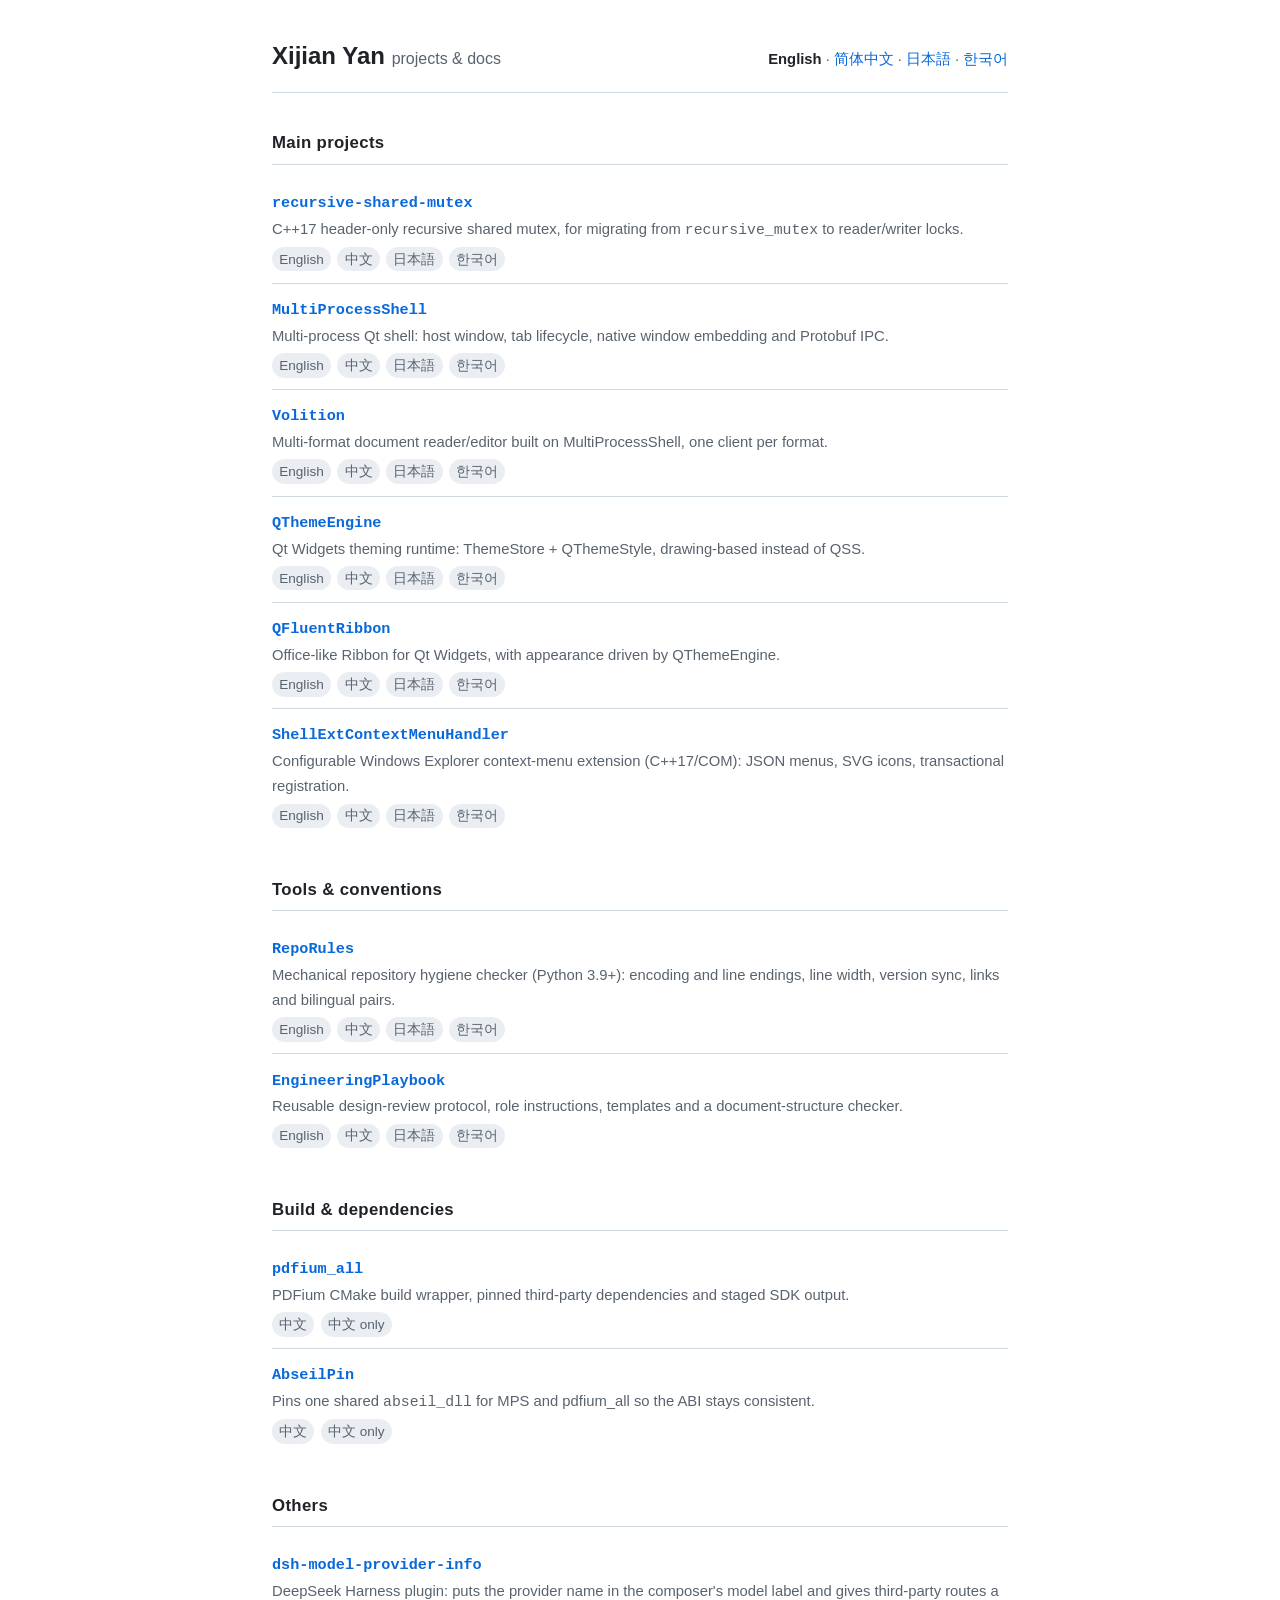
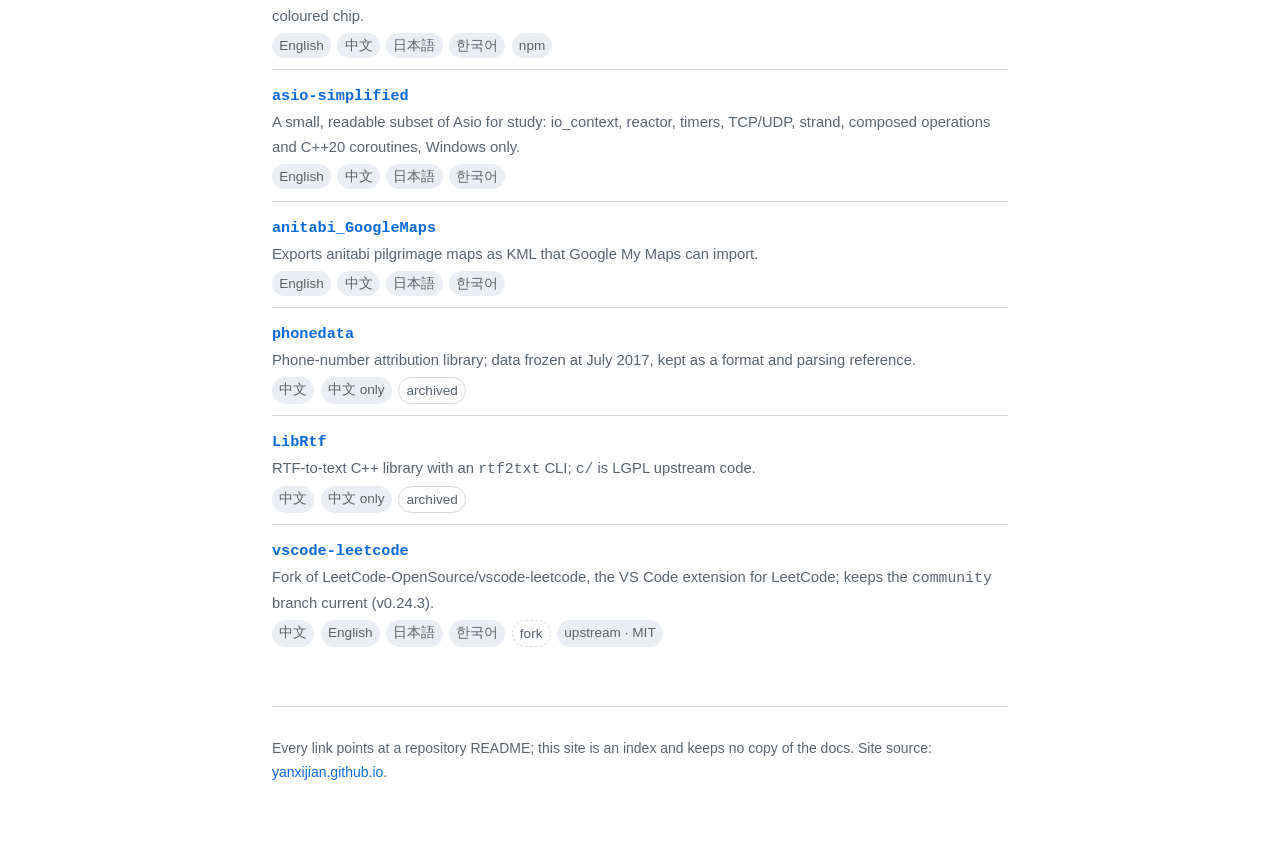
<file: index.html>
<!DOCTYPE html>
<html lang="en">
<head>
<meta charset="utf-8">
<meta name="viewport" content="width=device-width, initial-scale=1">
<title>Xijian Yan</title>
<meta name="description" content="Projects by Xijian Yan. 选择语言后进入项目与文档索引。">
<link rel="stylesheet" href="/assets/style.css">
<link rel="alternate" hreflang="zh" href="https://yanxijian.github.io/zh/">
<link rel="alternate" hreflang="en" href="https://yanxijian.github.io/en/">
<link rel="alternate" hreflang="ja" href="https://yanxijian.github.io/ja/">
<link rel="alternate" hreflang="ko" href="https://yanxijian.github.io/ko/">
<link rel="alternate" hreflang="x-default" href="https://yanxijian.github.io/">
<script src="/assets/site.js"></script>
</head>
<body class="root">
  <main>
    <h1>Xijian Yan</h1>
    <p class="choose">选择语言 · Choose a language · 言語 · 언어</p>
    <p class="choices">
      <a href="/zh/" hreflang="zh" lang="zh-CN" data-set-lang="zh">简体中文</a>
      <span class="sep" aria-hidden="true">·</span>
      <a href="/en/" hreflang="en" lang="en" data-set-lang="en">English</a>
      <span class="sep" aria-hidden="true">·</span>
      <a href="/ja/" hreflang="ja" lang="ja" data-set-lang="ja">日本語</a>
      <span class="sep" aria-hidden="true">·</span>
      <a href="/ko/" hreflang="ko" lang="ko" data-set-lang="ko">한국어</a>
    </p>
    <noscript>
      <p class="note">JavaScript 不可用，请手动选择语言。<br>JavaScript is disabled — pick a language above.</p>
    </noscript>
  </main>
</body>
</html>
</file>
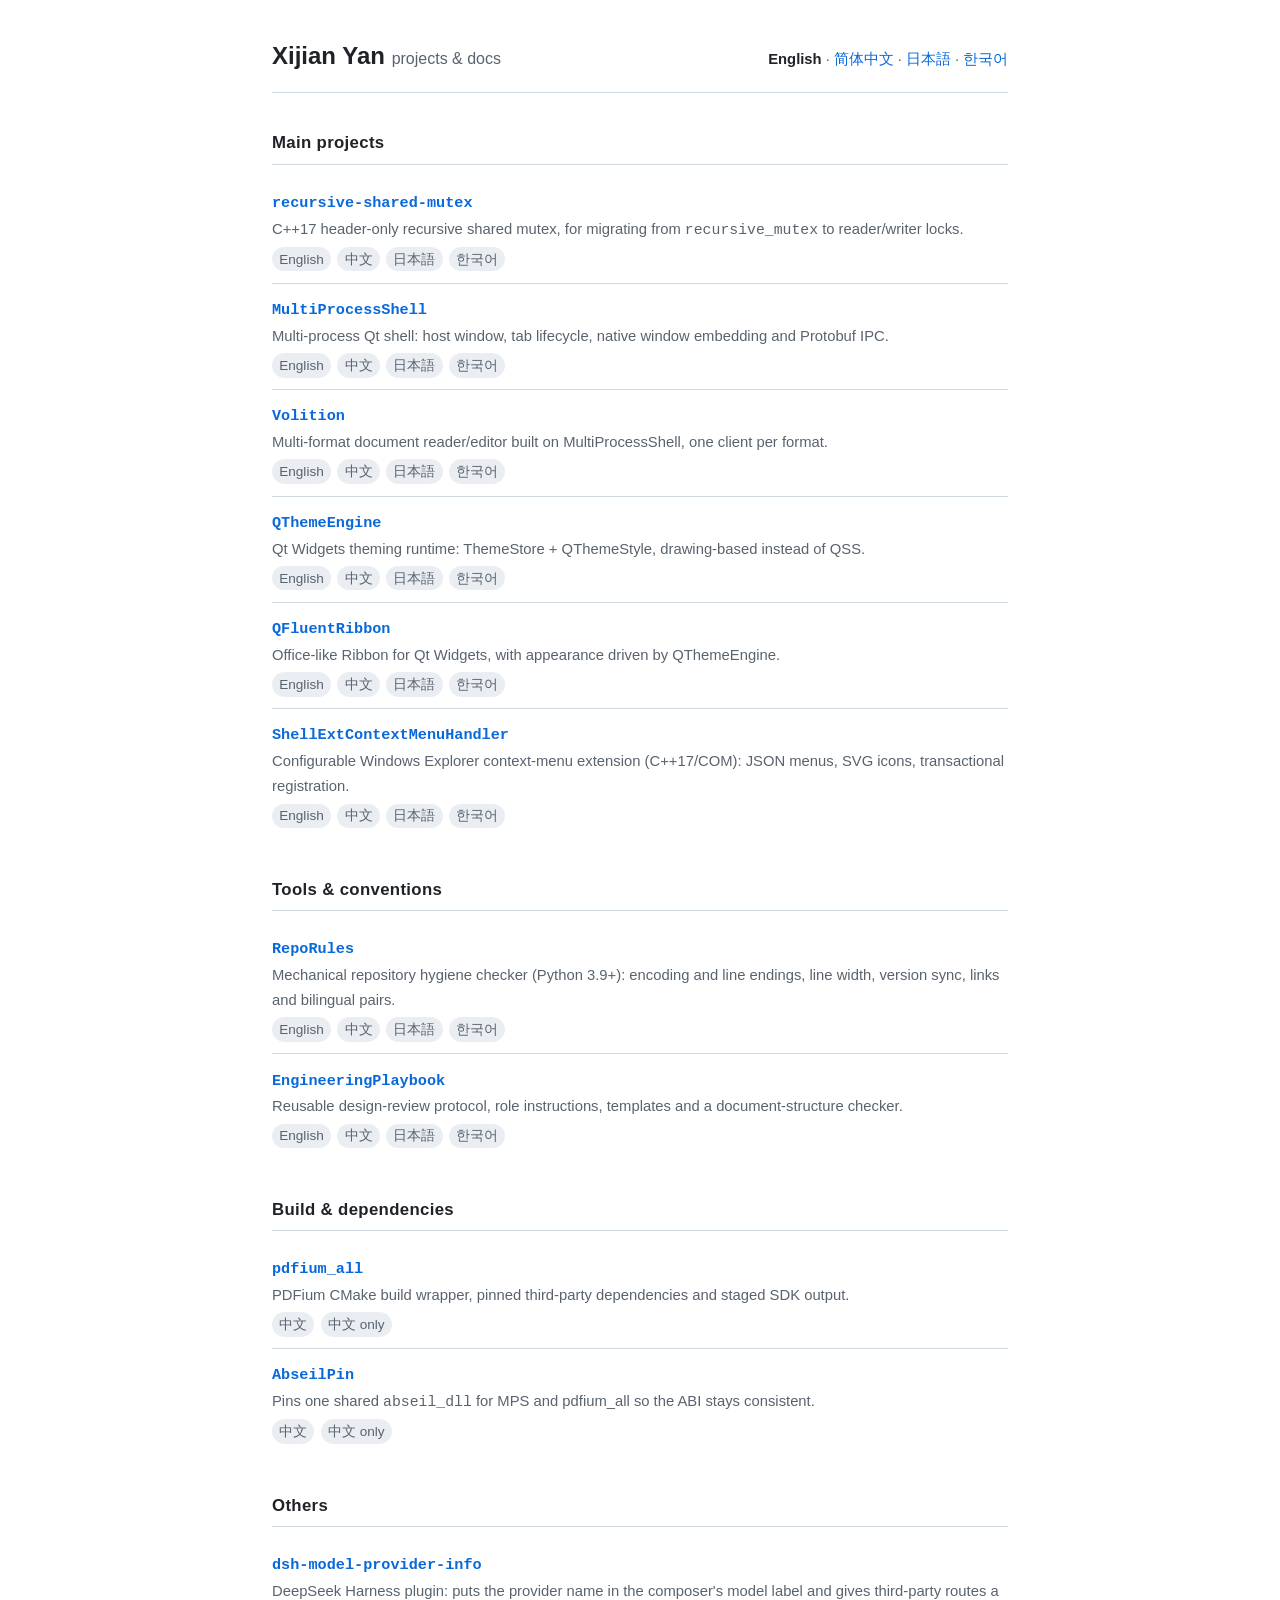
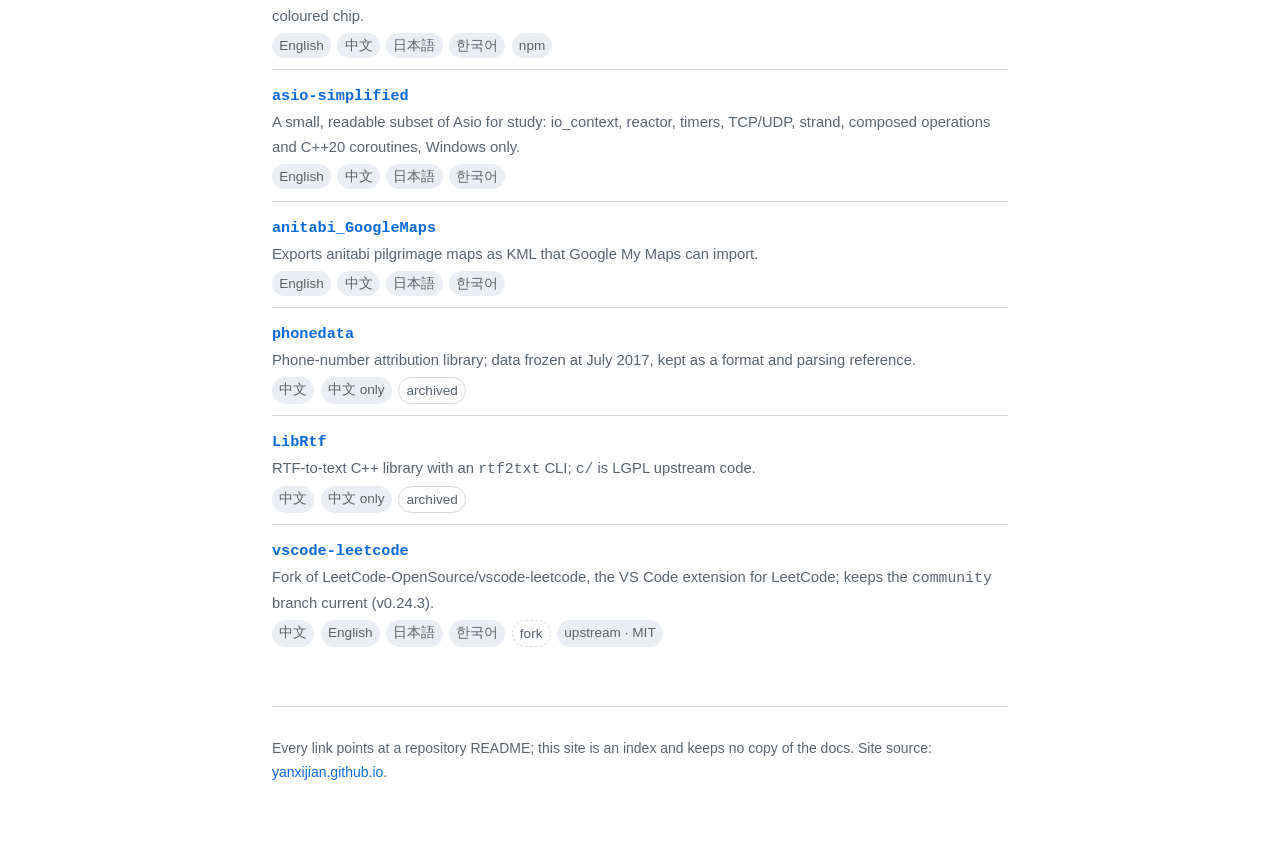
<file: en/index.html>
<!DOCTYPE html>
<html lang="en">
<head>
<meta charset="utf-8">
<meta name="viewport" content="width=device-width, initial-scale=1">
<title>Projects &amp; docs · Xijian Yan</title>
<meta name="description" content="Public projects by Xijian Yan: C++/Qt libraries and tools, a Windows Shell extension, a repository hygiene checker, plus archived experiments.">
<link rel="stylesheet" href="/assets/style.css">
<link rel="alternate" hreflang="zh" href="https://yanxijian.github.io/zh/">
<link rel="alternate" hreflang="en" href="https://yanxijian.github.io/en/">
<link rel="alternate" hreflang="x-default" href="https://yanxijian.github.io/">
<script src="/assets/site.js"></script>
</head>
<body>
<header>
  <h1>Xijian Yan <span class="sub">projects &amp; docs</span></h1>
    <nav class="lang" aria-label="Language">
    <strong>English</strong><span class="sep" aria-hidden="true">·</span><a href="/zh/" hreflang="zh" lang="zh-CN" data-set-lang="zh">简体中文</a><span class="sep" aria-hidden="true">·</span><a href="/ja/" hreflang="ja" lang="ja" data-set-lang="ja">日本語</a><span class="sep" aria-hidden="true">·</span><a href="/ko/" hreflang="ko" lang="ko" data-set-lang="ko">한국어</a>
  </nav>
</header>

<main>
  <section>
    <h2>Main projects</h2>
    <ul class="repos">
      <li>
        <a class="name" href="https://github.com/yanxijian/recursive-shared-mutex"><code>recursive-shared-mutex</code></a>
        <span class="desc">C++17 header-only recursive shared mutex, for migrating from <code>recursive_mutex</code> to reader/writer locks.</span>
        <span class="tags">
          <a class="tag" href="https://github.com/yanxijian/recursive-shared-mutex/blob/HEAD/README.md">English</a>
          <a class="tag" href="https://github.com/yanxijian/recursive-shared-mutex/blob/HEAD/README.zh-CN.md">中文</a>
          <a class="tag" href="https://github.com/yanxijian/recursive-shared-mutex/blob/HEAD/README.ja.md">日本語</a>
          <a class="tag" href="https://github.com/yanxijian/recursive-shared-mutex/blob/HEAD/README.ko.md">한국어</a>
        </span>
      </li>
      <li>
        <a class="name" href="https://github.com/yanxijian/MultiProcessShell"><code>MultiProcessShell</code></a>
        <span class="desc">Multi-process Qt shell: host window, tab lifecycle, native window embedding and Protobuf IPC.</span>
        <span class="tags">
          <a class="tag" href="https://github.com/yanxijian/MultiProcessShell/blob/HEAD/README.md">English</a>
          <a class="tag" href="https://github.com/yanxijian/MultiProcessShell/blob/HEAD/README.zh-CN.md">中文</a>
          <a class="tag" href="https://github.com/yanxijian/MultiProcessShell/blob/HEAD/README.ja.md">日本語</a>
          <a class="tag" href="https://github.com/yanxijian/MultiProcessShell/blob/HEAD/README.ko.md">한국어</a>
        </span>
      </li>
      <li>
        <a class="name" href="https://github.com/yanxijian/Volition"><code>Volition</code></a>
        <span class="desc">Multi-format document reader/editor built on MultiProcessShell, one client per format.</span>
        <span class="tags">
          <a class="tag" href="https://github.com/yanxijian/Volition/blob/HEAD/README.md">English</a>
          <a class="tag" href="https://github.com/yanxijian/Volition/blob/HEAD/README.zh-CN.md">中文</a>
          <a class="tag" href="https://github.com/yanxijian/Volition/blob/HEAD/README.ja.md">日本語</a>
          <a class="tag" href="https://github.com/yanxijian/Volition/blob/HEAD/README.ko.md">한국어</a>
        </span>
      </li>
      <li>
        <a class="name" href="https://github.com/yanxijian/QThemeEngine"><code>QThemeEngine</code></a>
        <span class="desc">Qt Widgets theming runtime: ThemeStore + QThemeStyle, drawing-based instead of QSS.</span>
        <span class="tags">
          <a class="tag" href="https://github.com/yanxijian/QThemeEngine/blob/HEAD/README.md">English</a>
          <a class="tag" href="https://github.com/yanxijian/QThemeEngine/blob/HEAD/README.zh-CN.md">中文</a>
          <a class="tag" href="https://github.com/yanxijian/QThemeEngine/blob/HEAD/README.ja.md">日本語</a>
          <a class="tag" href="https://github.com/yanxijian/QThemeEngine/blob/HEAD/README.ko.md">한국어</a>
        </span>
      </li>
      <li>
        <a class="name" href="https://github.com/yanxijian/QFluentRibbon"><code>QFluentRibbon</code></a>
        <span class="desc">Office-like Ribbon for Qt Widgets, with appearance driven by QThemeEngine.</span>
        <span class="tags">
          <a class="tag" href="https://github.com/yanxijian/QFluentRibbon/blob/HEAD/README.md">English</a>
          <a class="tag" href="https://github.com/yanxijian/QFluentRibbon/blob/HEAD/README.zh-CN.md">中文</a>
          <a class="tag" href="https://github.com/yanxijian/QFluentRibbon/blob/HEAD/README.ja.md">日本語</a>
          <a class="tag" href="https://github.com/yanxijian/QFluentRibbon/blob/HEAD/README.ko.md">한국어</a>
        </span>
      </li>
      <li>
        <a class="name" href="https://github.com/yanxijian/ShellExtContextMenuHandler"><code>ShellExtContextMenuHandler</code></a>
        <span class="desc">Configurable Windows Explorer context-menu extension (C++17/COM): JSON menus, SVG icons, transactional registration.</span>
        <span class="tags">
          <a class="tag" href="https://github.com/yanxijian/ShellExtContextMenuHandler/blob/HEAD/README.md">English</a>
          <a class="tag" href="https://github.com/yanxijian/ShellExtContextMenuHandler/blob/HEAD/README.zh-CN.md">中文</a>
          <a class="tag" href="https://github.com/yanxijian/ShellExtContextMenuHandler/blob/HEAD/README.ja.md">日本語</a>
          <a class="tag" href="https://github.com/yanxijian/ShellExtContextMenuHandler/blob/HEAD/README.ko.md">한국어</a>
        </span>
      </li>
    </ul>
  </section>

  <section>
    <h2>Tools &amp; conventions</h2>
    <ul class="repos">
      <li>
        <a class="name" href="https://github.com/yanxijian/RepoRules"><code>RepoRules</code></a>
        <span class="desc">Mechanical repository hygiene checker (Python 3.9+): encoding and line endings, line width, version sync, links and bilingual pairs.</span>
        <span class="tags">
          <a class="tag" href="https://github.com/yanxijian/RepoRules/blob/HEAD/README.md">English</a>
          <a class="tag" href="https://github.com/yanxijian/RepoRules/blob/HEAD/README.zh-CN.md">中文</a>
          <a class="tag" href="https://github.com/yanxijian/RepoRules/blob/HEAD/README.ja.md">日本語</a>
          <a class="tag" href="https://github.com/yanxijian/RepoRules/blob/HEAD/README.ko.md">한국어</a>
        </span>
      </li>
      <li>
        <a class="name" href="https://github.com/yanxijian/EngineeringPlaybook"><code>EngineeringPlaybook</code></a>
        <span class="desc">Reusable design-review protocol, role instructions, templates and a document-structure checker.</span>
        <span class="tags">
          <a class="tag" href="https://github.com/yanxijian/EngineeringPlaybook/blob/HEAD/README.md">English</a>
          <a class="tag" href="https://github.com/yanxijian/EngineeringPlaybook/blob/HEAD/README.zh-CN.md">中文</a>
          <a class="tag" href="https://github.com/yanxijian/EngineeringPlaybook/blob/HEAD/README.ja.md">日本語</a>
          <a class="tag" href="https://github.com/yanxijian/EngineeringPlaybook/blob/HEAD/README.ko.md">한국어</a>
        </span>
      </li>
    </ul>
  </section>

  <section>
    <h2>Build &amp; dependencies</h2>
    <ul class="repos">
      <li>
        <a class="name" href="https://github.com/yanxijian/pdfium_all"><code>pdfium_all</code></a>
        <span class="desc">PDFium CMake build wrapper, pinned third-party dependencies and staged SDK output.</span>
        <span class="tags">
          <a class="tag" href="https://github.com/yanxijian/pdfium_all/blob/HEAD/README.md">中文</a>
          <span class="tag">中文 only</span>
        </span>
      </li>
      <li>
        <a class="name" href="https://github.com/yanxijian/AbseilPin"><code>AbseilPin</code></a>
        <span class="desc">Pins one shared <code>abseil_dll</code> for MPS and pdfium_all so the ABI stays consistent.</span>
        <span class="tags">
          <a class="tag" href="https://github.com/yanxijian/AbseilPin/blob/HEAD/README.md">中文</a>
          <span class="tag">中文 only</span>
        </span>
      </li>
    </ul>
  </section>

  <section>
    <h2>Others</h2>
    <ul class="repos">
      <li>
        <a class="name" href="https://github.com/yanxijian/dsh-model-provider-info"><code>dsh-model-provider-info</code></a>
        <span class="desc">DeepSeek Harness plugin: puts the provider name in the composer's model label and gives third-party routes a coloured chip.</span>
        <span class="tags">
          <a class="tag" href="https://github.com/yanxijian/dsh-model-provider-info/blob/HEAD/README.md">English</a>
          <a class="tag" href="https://github.com/yanxijian/dsh-model-provider-info/blob/HEAD/README.zh-CN.md">中文</a>
          <a class="tag" href="https://github.com/yanxijian/dsh-model-provider-info/blob/HEAD/README.ja.md">日本語</a>
          <a class="tag" href="https://github.com/yanxijian/dsh-model-provider-info/blob/HEAD/README.ko.md">한국어</a>
          <a class="tag" href="https://www.npmjs.com/package/dsh-model-provider-info">npm</a>
        </span>
      </li>
      <li>
        <a class="name" href="https://github.com/yanxijian/asio-simplified"><code>asio-simplified</code></a>
        <span class="desc">A small, readable subset of Asio for study: io_context, reactor, timers, TCP/UDP, strand, composed operations and C++20 coroutines, Windows only.</span>
        <span class="tags">
          <a class="tag" href="https://github.com/yanxijian/asio-simplified/blob/HEAD/README.md">English</a>
          <a class="tag" href="https://github.com/yanxijian/asio-simplified/blob/HEAD/README.zh-CN.md">中文</a>
          <a class="tag" href="https://github.com/yanxijian/asio-simplified/blob/HEAD/README.ja.md">日本語</a>
          <a class="tag" href="https://github.com/yanxijian/asio-simplified/blob/HEAD/README.ko.md">한국어</a>
        </span>
      </li>
      <li>
        <a class="name" href="https://github.com/yanxijian/anitabi_GoogleMaps"><code>anitabi_GoogleMaps</code></a>
        <span class="desc">Exports anitabi pilgrimage maps as KML that Google My Maps can import.</span>
        <span class="tags">
          <a class="tag" href="https://github.com/yanxijian/anitabi_GoogleMaps/blob/HEAD/README.md">English</a>
          <a class="tag" href="https://github.com/yanxijian/anitabi_GoogleMaps/blob/HEAD/README.zh-CN.md">中文</a>
          <a class="tag" href="https://github.com/yanxijian/anitabi_GoogleMaps/blob/HEAD/README.ja.md">日本語</a>
          <a class="tag" href="https://github.com/yanxijian/anitabi_GoogleMaps/blob/HEAD/README.ko.md">한국어</a>
        </span>
      </li>
      <li>
        <a class="name" href="https://github.com/yanxijian/phonedata"><code>phonedata</code></a>
        <span class="desc">Phone-number attribution library; data frozen at July 2017, kept as a format and parsing reference.</span>
        <span class="tags">
          <a class="tag" href="https://github.com/yanxijian/phonedata/blob/HEAD/README.md">中文</a>
          <span class="tag">中文 only</span>
          <span class="tag tag-archived">archived</span>
        </span>
      </li>
      <li>
        <a class="name" href="https://github.com/yanxijian/LibRtf"><code>LibRtf</code></a>
        <span class="desc">RTF-to-text C++ library with an <code>rtf2txt</code> CLI; <code>c/</code> is LGPL upstream code.</span>
        <span class="tags">
          <a class="tag" href="https://github.com/yanxijian/LibRtf/blob/HEAD/README.md">中文</a>
          <span class="tag">中文 only</span>
          <span class="tag tag-archived">archived</span>
        </span>
      </li>
      <li>
        <a class="name" href="https://github.com/yanxijian/vscode-leetcode"><code>vscode-leetcode</code></a>
        <span class="desc">Fork of LeetCode-OpenSource/vscode-leetcode, the VS Code extension for LeetCode; keeps the <code>community</code> branch current (v0.24.3).</span>
        <span class="tags">
          <a class="tag" href="https://github.com/yanxijian/vscode-leetcode/blob/HEAD/README.md">中文</a>
          <a class="tag" href="https://github.com/yanxijian/vscode-leetcode/blob/HEAD/README.en.md">English</a>
          <a class="tag" href="https://github.com/yanxijian/vscode-leetcode/blob/HEAD/README.ja.md">日本語</a>
          <a class="tag" href="https://github.com/yanxijian/vscode-leetcode/blob/HEAD/README.ko.md">한국어</a>
          <span class="tag tag-fork">fork</span>
          <a class="tag" href="https://github.com/LeetCode-OpenSource/vscode-leetcode">upstream · MIT</a>
        </span>
      </li>
    </ul>
  </section>
</main>

<footer>
  <p>Every link points at a repository README; this site is an index and keeps no copy of the docs.
     Site source: <a href="https://github.com/yanxijian/yanxijian.github.io">yanxijian.github.io</a>.</p>
</footer>
</body>
</html>
</file>
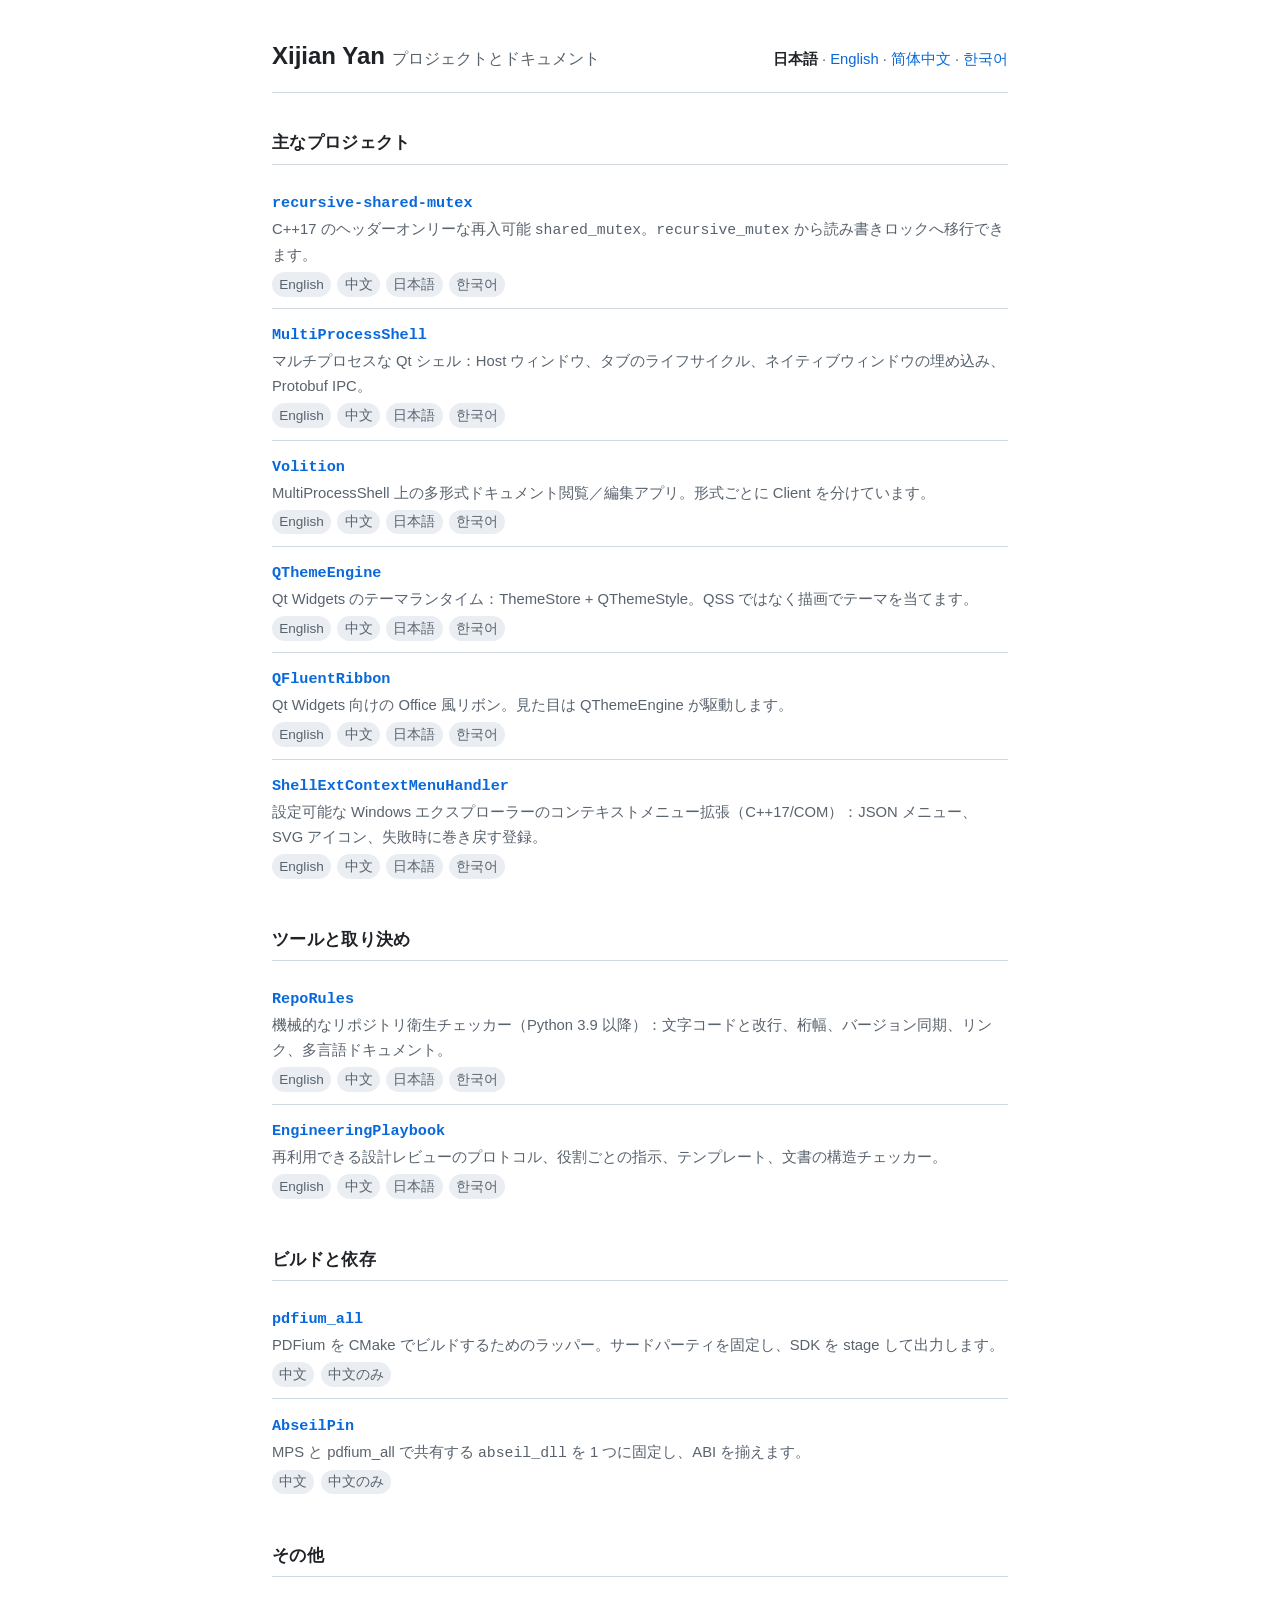
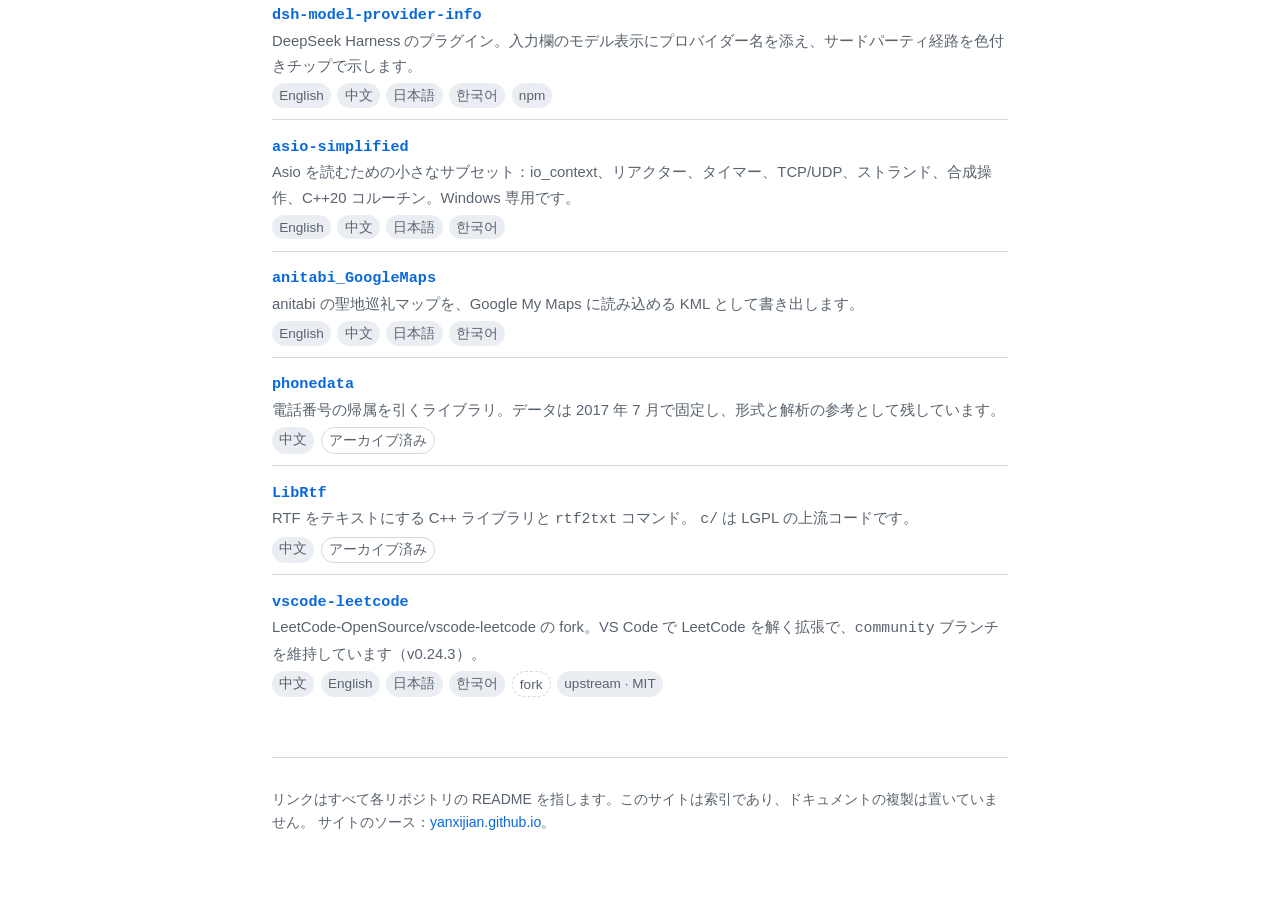
<file: ja/index.html>
<!DOCTYPE html>
<html lang="ja">
<head>
<meta charset="utf-8">
<meta name="viewport" content="width=device-width, initial-scale=1">
<title>プロジェクトとドキュメント · Xijian Yan</title>
<meta name="description" content="Xijian Yan の公開プロジェクト索引：C++/Qt のライブラリとツール、Windows Shell 拡張、リポジトリ衛生チェッカー、そしてアーカイブした旧作。">
<link rel="stylesheet" href="/assets/style.css">
<link rel="alternate" hreflang="zh" href="https://yanxijian.github.io/zh/">
<link rel="alternate" hreflang="en" href="https://yanxijian.github.io/en/">
<link rel="alternate" hreflang="ja" href="https://yanxijian.github.io/ja/">
<link rel="alternate" hreflang="ko" href="https://yanxijian.github.io/ko/">
<link rel="alternate" hreflang="x-default" href="https://yanxijian.github.io/">
<script src="/assets/site.js"></script>
</head>
<body>
<header>
  <h1>Xijian Yan <span class="sub">プロジェクトとドキュメント</span></h1>
  <nav class="lang" aria-label="言語">
    <strong>日本語</strong><span class="sep" aria-hidden="true">·</span><a href="/en/" hreflang="en" lang="en" data-set-lang="en">English</a><span class="sep" aria-hidden="true">·</span><a href="/zh/" hreflang="zh" lang="zh-CN" data-set-lang="zh">简体中文</a><span class="sep" aria-hidden="true">·</span><a href="/ko/" hreflang="ko" lang="ko" data-set-lang="ko">한국어</a>
  </nav>
</header>

<main>
  <section>
    <h2>主なプロジェクト</h2>
    <ul class="repos">
      <li>
        <a class="name" href="https://github.com/yanxijian/recursive-shared-mutex"><code>recursive-shared-mutex</code></a>
        <span class="desc">C++17 のヘッダーオンリーな再入可能 <code>shared_mutex</code>。<code>recursive_mutex</code> から読み書きロックへ移行できます。</span>
        <span class="tags">
          <a class="tag" href="https://github.com/yanxijian/recursive-shared-mutex/blob/HEAD/README.md">English</a>
          <a class="tag" href="https://github.com/yanxijian/recursive-shared-mutex/blob/HEAD/README.zh-CN.md">中文</a>
          <a class="tag" href="https://github.com/yanxijian/recursive-shared-mutex/blob/HEAD/README.ja.md">日本語</a>
          <a class="tag" href="https://github.com/yanxijian/recursive-shared-mutex/blob/HEAD/README.ko.md">한국어</a>
        </span>
      </li>
      <li>
        <a class="name" href="https://github.com/yanxijian/MultiProcessShell"><code>MultiProcessShell</code></a>
        <span class="desc">マルチプロセスな Qt シェル：Host ウィンドウ、タブのライフサイクル、ネイティブウィンドウの埋め込み、Protobuf IPC。</span>
        <span class="tags">
          <a class="tag" href="https://github.com/yanxijian/MultiProcessShell/blob/HEAD/README.md">English</a>
          <a class="tag" href="https://github.com/yanxijian/MultiProcessShell/blob/HEAD/README.zh-CN.md">中文</a>
          <a class="tag" href="https://github.com/yanxijian/MultiProcessShell/blob/HEAD/README.ja.md">日本語</a>
          <a class="tag" href="https://github.com/yanxijian/MultiProcessShell/blob/HEAD/README.ko.md">한국어</a>
        </span>
      </li>
      <li>
        <a class="name" href="https://github.com/yanxijian/Volition"><code>Volition</code></a>
        <span class="desc">MultiProcessShell 上の多形式ドキュメント閲覧／編集アプリ。形式ごとに Client を分けています。</span>
        <span class="tags">
          <a class="tag" href="https://github.com/yanxijian/Volition/blob/HEAD/README.md">English</a>
          <a class="tag" href="https://github.com/yanxijian/Volition/blob/HEAD/README.zh-CN.md">中文</a>
          <a class="tag" href="https://github.com/yanxijian/Volition/blob/HEAD/README.ja.md">日本語</a>
          <a class="tag" href="https://github.com/yanxijian/Volition/blob/HEAD/README.ko.md">한국어</a>
        </span>
      </li>
      <li>
        <a class="name" href="https://github.com/yanxijian/QThemeEngine"><code>QThemeEngine</code></a>
        <span class="desc">Qt Widgets のテーマランタイム：ThemeStore + QThemeStyle。QSS ではなく描画でテーマを当てます。</span>
        <span class="tags">
          <a class="tag" href="https://github.com/yanxijian/QThemeEngine/blob/HEAD/README.md">English</a>
          <a class="tag" href="https://github.com/yanxijian/QThemeEngine/blob/HEAD/README.zh-CN.md">中文</a>
          <a class="tag" href="https://github.com/yanxijian/QThemeEngine/blob/HEAD/README.ja.md">日本語</a>
          <a class="tag" href="https://github.com/yanxijian/QThemeEngine/blob/HEAD/README.ko.md">한국어</a>
        </span>
      </li>
      <li>
        <a class="name" href="https://github.com/yanxijian/QFluentRibbon"><code>QFluentRibbon</code></a>
        <span class="desc">Qt Widgets 向けの Office 風リボン。見た目は QThemeEngine が駆動します。</span>
        <span class="tags">
          <a class="tag" href="https://github.com/yanxijian/QFluentRibbon/blob/HEAD/README.md">English</a>
          <a class="tag" href="https://github.com/yanxijian/QFluentRibbon/blob/HEAD/README.zh-CN.md">中文</a>
          <a class="tag" href="https://github.com/yanxijian/QFluentRibbon/blob/HEAD/README.ja.md">日本語</a>
          <a class="tag" href="https://github.com/yanxijian/QFluentRibbon/blob/HEAD/README.ko.md">한국어</a>
        </span>
      </li>
      <li>
        <a class="name" href="https://github.com/yanxijian/ShellExtContextMenuHandler"><code>ShellExtContextMenuHandler</code></a>
        <span class="desc">設定可能な Windows エクスプローラーのコンテキストメニュー拡張（C++17/COM）：JSON メニュー、SVG アイコン、失敗時に巻き戻す登録。</span>
        <span class="tags">
          <a class="tag" href="https://github.com/yanxijian/ShellExtContextMenuHandler/blob/HEAD/README.md">English</a>
          <a class="tag" href="https://github.com/yanxijian/ShellExtContextMenuHandler/blob/HEAD/README.zh-CN.md">中文</a>
          <a class="tag" href="https://github.com/yanxijian/ShellExtContextMenuHandler/blob/HEAD/README.ja.md">日本語</a>
          <a class="tag" href="https://github.com/yanxijian/ShellExtContextMenuHandler/blob/HEAD/README.ko.md">한국어</a>
        </span>
      </li>
    </ul>
  </section>

  <section>
    <h2>ツールと取り決め</h2>
    <ul class="repos">
      <li>
        <a class="name" href="https://github.com/yanxijian/RepoRules"><code>RepoRules</code></a>
        <span class="desc">機械的なリポジトリ衛生チェッカー（Python 3.9 以降）：文字コードと改行、桁幅、バージョン同期、リンク、多言語ドキュメント。</span>
        <span class="tags">
          <a class="tag" href="https://github.com/yanxijian/RepoRules/blob/HEAD/README.md">English</a>
          <a class="tag" href="https://github.com/yanxijian/RepoRules/blob/HEAD/README.zh-CN.md">中文</a>
          <a class="tag" href="https://github.com/yanxijian/RepoRules/blob/HEAD/README.ja.md">日本語</a>
          <a class="tag" href="https://github.com/yanxijian/RepoRules/blob/HEAD/README.ko.md">한국어</a>
        </span>
      </li>
      <li>
        <a class="name" href="https://github.com/yanxijian/EngineeringPlaybook"><code>EngineeringPlaybook</code></a>
        <span class="desc">再利用できる設計レビューのプロトコル、役割ごとの指示、テンプレート、文書の構造チェッカー。</span>
        <span class="tags">
          <a class="tag" href="https://github.com/yanxijian/EngineeringPlaybook/blob/HEAD/README.md">English</a>
          <a class="tag" href="https://github.com/yanxijian/EngineeringPlaybook/blob/HEAD/README.zh-CN.md">中文</a>
          <a class="tag" href="https://github.com/yanxijian/EngineeringPlaybook/blob/HEAD/README.ja.md">日本語</a>
          <a class="tag" href="https://github.com/yanxijian/EngineeringPlaybook/blob/HEAD/README.ko.md">한국어</a>
        </span>
      </li>
    </ul>
  </section>

  <section>
    <h2>ビルドと依存</h2>
    <ul class="repos">
      <li>
        <a class="name" href="https://github.com/yanxijian/pdfium_all"><code>pdfium_all</code></a>
        <span class="desc">PDFium を CMake でビルドするためのラッパー。サードパーティを固定し、SDK を stage して出力します。</span>
        <span class="tags">
          <a class="tag" href="https://github.com/yanxijian/pdfium_all/blob/HEAD/README.md">中文</a>
          <span class="tag">中文のみ</span>
        </span>
      </li>
      <li>
        <a class="name" href="https://github.com/yanxijian/AbseilPin"><code>AbseilPin</code></a>
        <span class="desc">MPS と pdfium_all で共有する <code>abseil_dll</code> を 1 つに固定し、ABI を揃えます。</span>
        <span class="tags">
          <a class="tag" href="https://github.com/yanxijian/AbseilPin/blob/HEAD/README.md">中文</a>
          <span class="tag">中文のみ</span>
        </span>
      </li>
    </ul>
  </section>

  <section>
    <h2>その他</h2>
    <ul class="repos">
      <li>
        <a class="name" href="https://github.com/yanxijian/dsh-model-provider-info"><code>dsh-model-provider-info</code></a>
        <span class="desc">DeepSeek Harness のプラグイン。入力欄のモデル表示にプロバイダー名を添え、サードパーティ経路を色付きチップで示します。</span>
        <span class="tags">
          <a class="tag" href="https://github.com/yanxijian/dsh-model-provider-info/blob/HEAD/README.md">English</a>
          <a class="tag" href="https://github.com/yanxijian/dsh-model-provider-info/blob/HEAD/README.zh-CN.md">中文</a>
          <a class="tag" href="https://github.com/yanxijian/dsh-model-provider-info/blob/HEAD/README.ja.md">日本語</a>
          <a class="tag" href="https://github.com/yanxijian/dsh-model-provider-info/blob/HEAD/README.ko.md">한국어</a>
          <a class="tag" href="https://www.npmjs.com/package/dsh-model-provider-info">npm</a>
        </span>
      </li>
      <li>
        <a class="name" href="https://github.com/yanxijian/asio-simplified"><code>asio-simplified</code></a>
        <span class="desc">Asio を読むための小さなサブセット：io_context、リアクター、タイマー、TCP/UDP、ストランド、合成操作、C++20 コルーチン。Windows 専用です。</span>
        <span class="tags">
          <a class="tag" href="https://github.com/yanxijian/asio-simplified/blob/HEAD/README.md">English</a>
          <a class="tag" href="https://github.com/yanxijian/asio-simplified/blob/HEAD/README.zh-CN.md">中文</a>
          <a class="tag" href="https://github.com/yanxijian/asio-simplified/blob/HEAD/README.ja.md">日本語</a>
          <a class="tag" href="https://github.com/yanxijian/asio-simplified/blob/HEAD/README.ko.md">한국어</a>
        </span>
      </li>
      <li>
        <a class="name" href="https://github.com/yanxijian/anitabi_GoogleMaps"><code>anitabi_GoogleMaps</code></a>
        <span class="desc">anitabi の聖地巡礼マップを、Google My Maps に読み込める KML として書き出します。</span>
        <span class="tags">
          <a class="tag" href="https://github.com/yanxijian/anitabi_GoogleMaps/blob/HEAD/README.md">English</a>
          <a class="tag" href="https://github.com/yanxijian/anitabi_GoogleMaps/blob/HEAD/README.zh-CN.md">中文</a>
          <a class="tag" href="https://github.com/yanxijian/anitabi_GoogleMaps/blob/HEAD/README.ja.md">日本語</a>
          <a class="tag" href="https://github.com/yanxijian/anitabi_GoogleMaps/blob/HEAD/README.ko.md">한국어</a>
        </span>
      </li>
      <li>
        <a class="name" href="https://github.com/yanxijian/phonedata"><code>phonedata</code></a>
        <span class="desc">電話番号の帰属を引くライブラリ。データは 2017 年 7 月で固定し、形式と解析の参考として残しています。</span>
        <span class="tags">
          <a class="tag" href="https://github.com/yanxijian/phonedata/blob/HEAD/README.md">中文</a>
          <span class="tag tag-archived">アーカイブ済み</span>
        </span>
      </li>
      <li>
        <a class="name" href="https://github.com/yanxijian/LibRtf"><code>LibRtf</code></a>
        <span class="desc">RTF をテキストにする C++ ライブラリと <code>rtf2txt</code> コマンド。 <code>c/</code> は LGPL の上流コードです。</span>
        <span class="tags">
          <a class="tag" href="https://github.com/yanxijian/LibRtf/blob/HEAD/README.md">中文</a>
          <span class="tag tag-archived">アーカイブ済み</span>
        </span>
      </li>
      <li>
        <a class="name" href="https://github.com/yanxijian/vscode-leetcode"><code>vscode-leetcode</code></a>
        <span class="desc">LeetCode-OpenSource/vscode-leetcode の fork。VS Code で LeetCode を解く拡張で、<code>community</code> ブランチを維持しています（v0.24.3）。</span>
        <span class="tags">
          <a class="tag" href="https://github.com/yanxijian/vscode-leetcode/blob/HEAD/README.md">中文</a>
          <a class="tag" href="https://github.com/yanxijian/vscode-leetcode/blob/HEAD/README.en.md">English</a>
          <a class="tag" href="https://github.com/yanxijian/vscode-leetcode/blob/HEAD/README.ja.md">日本語</a>
          <a class="tag" href="https://github.com/yanxijian/vscode-leetcode/blob/HEAD/README.ko.md">한국어</a>
          <span class="tag tag-fork">fork</span>
          <a class="tag" href="https://github.com/LeetCode-OpenSource/vscode-leetcode">upstream · MIT</a>
        </span>
      </li>
    </ul>
  </section>
</main>

<footer>
  <p>リンクはすべて各リポジトリの README を指します。このサイトは索引であり、ドキュメントの複製は置いていません。
     サイトのソース：<a href="https://github.com/yanxijian/yanxijian.github.io">yanxijian.github.io</a>。</p>
</footer>
</body>
</html>
</file>
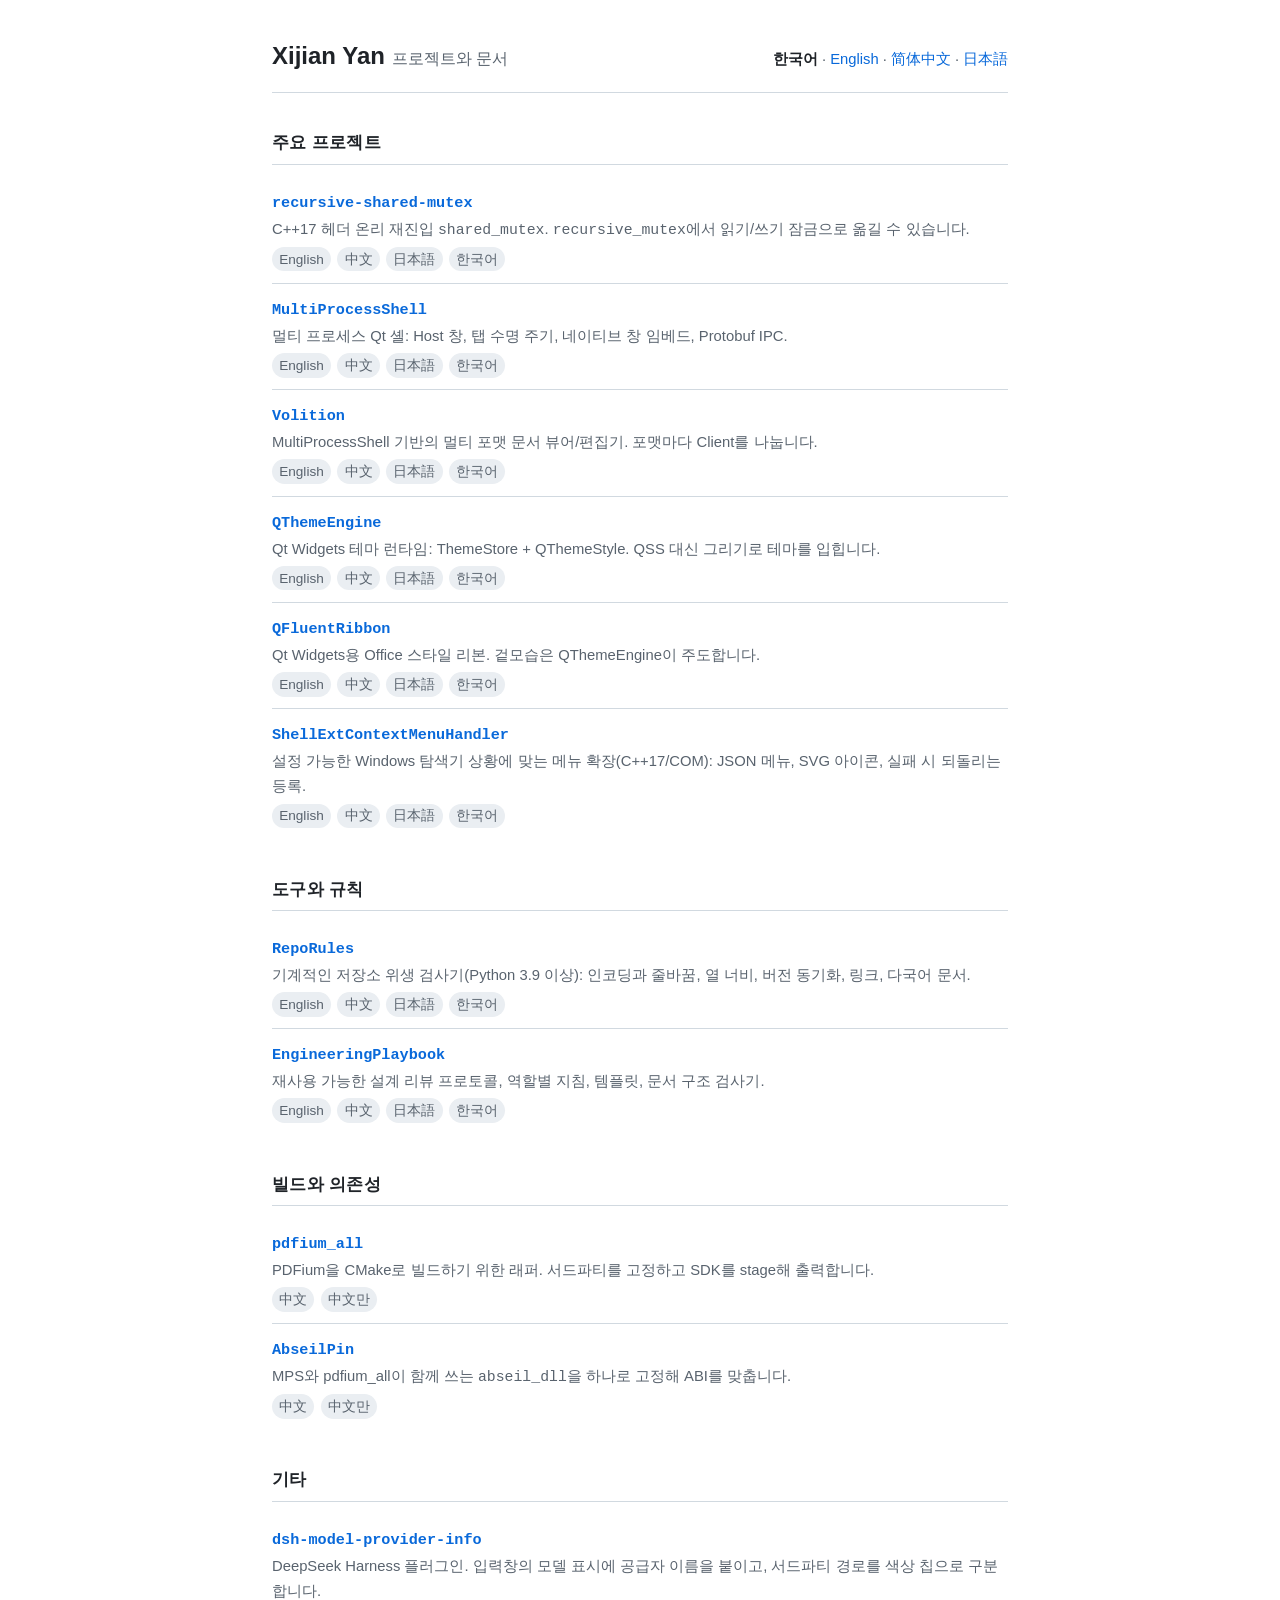
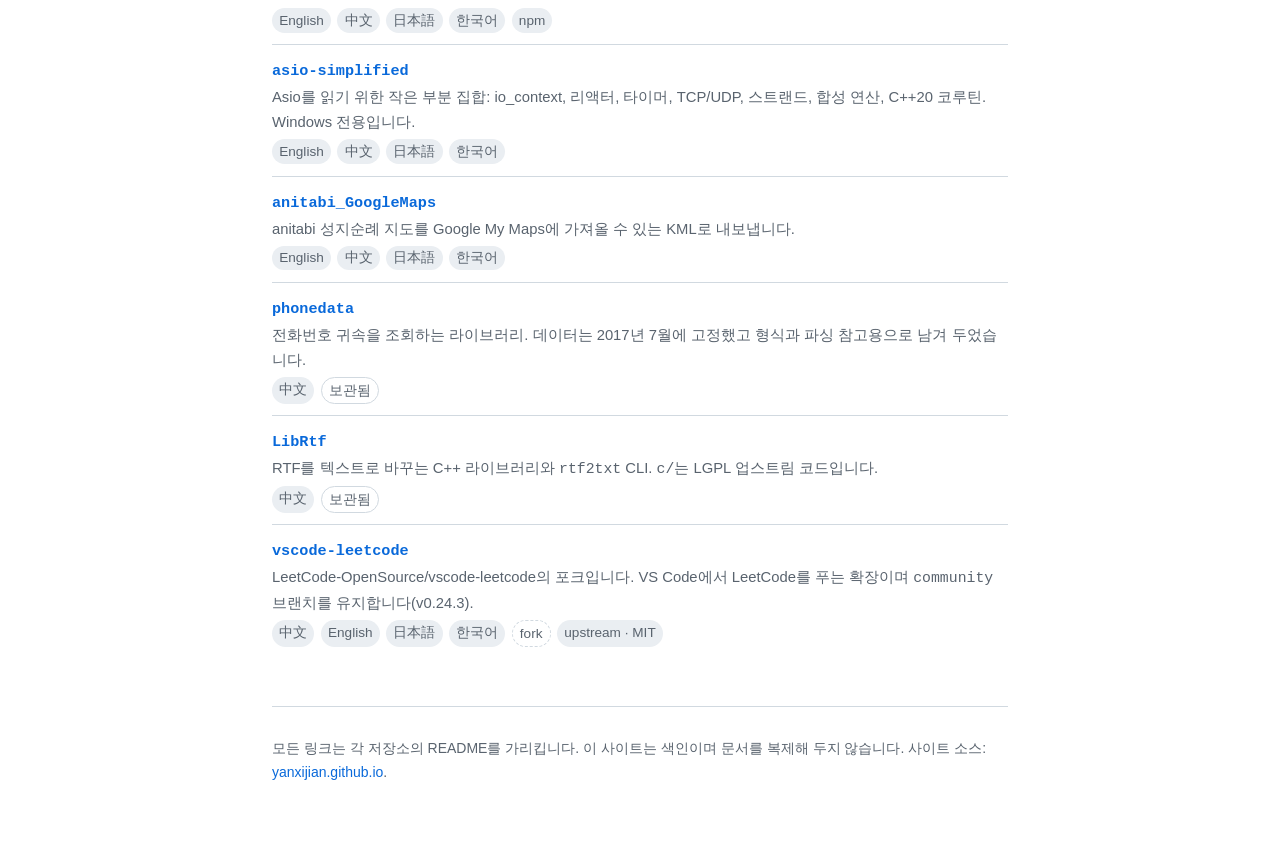
<file: ko/index.html>
<!DOCTYPE html>
<html lang="ko">
<head>
<meta charset="utf-8">
<meta name="viewport" content="width=device-width, initial-scale=1">
<title>프로젝트와 문서 · Xijian Yan</title>
<meta name="description" content="Xijian Yan의 공개 프로젝트 색인: C++/Qt 라이브러리와 도구, Windows Shell 확장, 저장소 위생 검사기, 그리고 보관한 옛 프로젝트.">
<link rel="stylesheet" href="/assets/style.css">
<link rel="alternate" hreflang="zh" href="https://yanxijian.github.io/zh/">
<link rel="alternate" hreflang="en" href="https://yanxijian.github.io/en/">
<link rel="alternate" hreflang="ja" href="https://yanxijian.github.io/ja/">
<link rel="alternate" hreflang="ko" href="https://yanxijian.github.io/ko/">
<link rel="alternate" hreflang="x-default" href="https://yanxijian.github.io/">
<script src="/assets/site.js"></script>
</head>
<body>
<header>
  <h1>Xijian Yan <span class="sub">프로젝트와 문서</span></h1>
  <nav class="lang" aria-label="언어">
    <strong>한국어</strong><span class="sep" aria-hidden="true">·</span><a href="/en/" hreflang="en" lang="en" data-set-lang="en">English</a><span class="sep" aria-hidden="true">·</span><a href="/zh/" hreflang="zh" lang="zh-CN" data-set-lang="zh">简体中文</a><span class="sep" aria-hidden="true">·</span><a href="/ja/" hreflang="ja" lang="ja" data-set-lang="ja">日本語</a>
  </nav>
</header>

<main>
  <section>
    <h2>주요 프로젝트</h2>
    <ul class="repos">
      <li>
        <a class="name" href="https://github.com/yanxijian/recursive-shared-mutex"><code>recursive-shared-mutex</code></a>
        <span class="desc">C++17 헤더 온리 재진입 <code>shared_mutex</code>. <code>recursive_mutex</code>에서 읽기/쓰기 잠금으로 옮길 수 있습니다.</span>
        <span class="tags">
          <a class="tag" href="https://github.com/yanxijian/recursive-shared-mutex/blob/HEAD/README.md">English</a>
          <a class="tag" href="https://github.com/yanxijian/recursive-shared-mutex/blob/HEAD/README.zh-CN.md">中文</a>
          <a class="tag" href="https://github.com/yanxijian/recursive-shared-mutex/blob/HEAD/README.ja.md">日本語</a>
          <a class="tag" href="https://github.com/yanxijian/recursive-shared-mutex/blob/HEAD/README.ko.md">한국어</a>
        </span>
      </li>
      <li>
        <a class="name" href="https://github.com/yanxijian/MultiProcessShell"><code>MultiProcessShell</code></a>
        <span class="desc">멀티 프로세스 Qt 셸: Host 창, 탭 수명 주기, 네이티브 창 임베드, Protobuf IPC.</span>
        <span class="tags">
          <a class="tag" href="https://github.com/yanxijian/MultiProcessShell/blob/HEAD/README.md">English</a>
          <a class="tag" href="https://github.com/yanxijian/MultiProcessShell/blob/HEAD/README.zh-CN.md">中文</a>
          <a class="tag" href="https://github.com/yanxijian/MultiProcessShell/blob/HEAD/README.ja.md">日本語</a>
          <a class="tag" href="https://github.com/yanxijian/MultiProcessShell/blob/HEAD/README.ko.md">한국어</a>
        </span>
      </li>
      <li>
        <a class="name" href="https://github.com/yanxijian/Volition"><code>Volition</code></a>
        <span class="desc">MultiProcessShell 기반의 멀티 포맷 문서 뷰어/편집기. 포맷마다 Client를 나눕니다.</span>
        <span class="tags">
          <a class="tag" href="https://github.com/yanxijian/Volition/blob/HEAD/README.md">English</a>
          <a class="tag" href="https://github.com/yanxijian/Volition/blob/HEAD/README.zh-CN.md">中文</a>
          <a class="tag" href="https://github.com/yanxijian/Volition/blob/HEAD/README.ja.md">日本語</a>
          <a class="tag" href="https://github.com/yanxijian/Volition/blob/HEAD/README.ko.md">한국어</a>
        </span>
      </li>
      <li>
        <a class="name" href="https://github.com/yanxijian/QThemeEngine"><code>QThemeEngine</code></a>
        <span class="desc">Qt Widgets 테마 런타임: ThemeStore + QThemeStyle. QSS 대신 그리기로 테마를 입힙니다.</span>
        <span class="tags">
          <a class="tag" href="https://github.com/yanxijian/QThemeEngine/blob/HEAD/README.md">English</a>
          <a class="tag" href="https://github.com/yanxijian/QThemeEngine/blob/HEAD/README.zh-CN.md">中文</a>
          <a class="tag" href="https://github.com/yanxijian/QThemeEngine/blob/HEAD/README.ja.md">日本語</a>
          <a class="tag" href="https://github.com/yanxijian/QThemeEngine/blob/HEAD/README.ko.md">한국어</a>
        </span>
      </li>
      <li>
        <a class="name" href="https://github.com/yanxijian/QFluentRibbon"><code>QFluentRibbon</code></a>
        <span class="desc">Qt Widgets용 Office 스타일 리본. 겉모습은 QThemeEngine이 주도합니다.</span>
        <span class="tags">
          <a class="tag" href="https://github.com/yanxijian/QFluentRibbon/blob/HEAD/README.md">English</a>
          <a class="tag" href="https://github.com/yanxijian/QFluentRibbon/blob/HEAD/README.zh-CN.md">中文</a>
          <a class="tag" href="https://github.com/yanxijian/QFluentRibbon/blob/HEAD/README.ja.md">日本語</a>
          <a class="tag" href="https://github.com/yanxijian/QFluentRibbon/blob/HEAD/README.ko.md">한국어</a>
        </span>
      </li>
      <li>
        <a class="name" href="https://github.com/yanxijian/ShellExtContextMenuHandler"><code>ShellExtContextMenuHandler</code></a>
        <span class="desc">설정 가능한 Windows 탐색기 상황에 맞는 메뉴 확장(C++17/COM): JSON 메뉴, SVG 아이콘, 실패 시 되돌리는 등록.</span>
        <span class="tags">
          <a class="tag" href="https://github.com/yanxijian/ShellExtContextMenuHandler/blob/HEAD/README.md">English</a>
          <a class="tag" href="https://github.com/yanxijian/ShellExtContextMenuHandler/blob/HEAD/README.zh-CN.md">中文</a>
          <a class="tag" href="https://github.com/yanxijian/ShellExtContextMenuHandler/blob/HEAD/README.ja.md">日本語</a>
          <a class="tag" href="https://github.com/yanxijian/ShellExtContextMenuHandler/blob/HEAD/README.ko.md">한국어</a>
        </span>
      </li>
    </ul>
  </section>

  <section>
    <h2>도구와 규칙</h2>
    <ul class="repos">
      <li>
        <a class="name" href="https://github.com/yanxijian/RepoRules"><code>RepoRules</code></a>
        <span class="desc">기계적인 저장소 위생 검사기(Python 3.9 이상): 인코딩과 줄바꿈, 열 너비, 버전 동기화, 링크, 다국어 문서.</span>
        <span class="tags">
          <a class="tag" href="https://github.com/yanxijian/RepoRules/blob/HEAD/README.md">English</a>
          <a class="tag" href="https://github.com/yanxijian/RepoRules/blob/HEAD/README.zh-CN.md">中文</a>
          <a class="tag" href="https://github.com/yanxijian/RepoRules/blob/HEAD/README.ja.md">日本語</a>
          <a class="tag" href="https://github.com/yanxijian/RepoRules/blob/HEAD/README.ko.md">한국어</a>
        </span>
      </li>
      <li>
        <a class="name" href="https://github.com/yanxijian/EngineeringPlaybook"><code>EngineeringPlaybook</code></a>
        <span class="desc">재사용 가능한 설계 리뷰 프로토콜, 역할별 지침, 템플릿, 문서 구조 검사기.</span>
        <span class="tags">
          <a class="tag" href="https://github.com/yanxijian/EngineeringPlaybook/blob/HEAD/README.md">English</a>
          <a class="tag" href="https://github.com/yanxijian/EngineeringPlaybook/blob/HEAD/README.zh-CN.md">中文</a>
          <a class="tag" href="https://github.com/yanxijian/EngineeringPlaybook/blob/HEAD/README.ja.md">日本語</a>
          <a class="tag" href="https://github.com/yanxijian/EngineeringPlaybook/blob/HEAD/README.ko.md">한국어</a>
        </span>
      </li>
    </ul>
  </section>

  <section>
    <h2>빌드와 의존성</h2>
    <ul class="repos">
      <li>
        <a class="name" href="https://github.com/yanxijian/pdfium_all"><code>pdfium_all</code></a>
        <span class="desc">PDFium을 CMake로 빌드하기 위한 래퍼. 서드파티를 고정하고 SDK를 stage해 출력합니다.</span>
        <span class="tags">
          <a class="tag" href="https://github.com/yanxijian/pdfium_all/blob/HEAD/README.md">中文</a>
          <span class="tag">中文만</span>
        </span>
      </li>
      <li>
        <a class="name" href="https://github.com/yanxijian/AbseilPin"><code>AbseilPin</code></a>
        <span class="desc">MPS와 pdfium_all이 함께 쓰는 <code>abseil_dll</code>을 하나로 고정해 ABI를 맞춥니다.</span>
        <span class="tags">
          <a class="tag" href="https://github.com/yanxijian/AbseilPin/blob/HEAD/README.md">中文</a>
          <span class="tag">中文만</span>
        </span>
      </li>
    </ul>
  </section>

  <section>
    <h2>기타</h2>
    <ul class="repos">
      <li>
        <a class="name" href="https://github.com/yanxijian/dsh-model-provider-info"><code>dsh-model-provider-info</code></a>
        <span class="desc">DeepSeek Harness 플러그인. 입력창의 모델 표시에 공급자 이름을 붙이고, 서드파티 경로를 색상 칩으로 구분합니다.</span>
        <span class="tags">
          <a class="tag" href="https://github.com/yanxijian/dsh-model-provider-info/blob/HEAD/README.md">English</a>
          <a class="tag" href="https://github.com/yanxijian/dsh-model-provider-info/blob/HEAD/README.zh-CN.md">中文</a>
          <a class="tag" href="https://github.com/yanxijian/dsh-model-provider-info/blob/HEAD/README.ja.md">日本語</a>
          <a class="tag" href="https://github.com/yanxijian/dsh-model-provider-info/blob/HEAD/README.ko.md">한국어</a>
          <a class="tag" href="https://www.npmjs.com/package/dsh-model-provider-info">npm</a>
        </span>
      </li>
      <li>
        <a class="name" href="https://github.com/yanxijian/asio-simplified"><code>asio-simplified</code></a>
        <span class="desc">Asio를 읽기 위한 작은 부분 집합: io_context, 리액터, 타이머, TCP/UDP, 스트랜드, 합성 연산, C++20 코루틴. Windows 전용입니다.</span>
        <span class="tags">
          <a class="tag" href="https://github.com/yanxijian/asio-simplified/blob/HEAD/README.md">English</a>
          <a class="tag" href="https://github.com/yanxijian/asio-simplified/blob/HEAD/README.zh-CN.md">中文</a>
          <a class="tag" href="https://github.com/yanxijian/asio-simplified/blob/HEAD/README.ja.md">日本語</a>
          <a class="tag" href="https://github.com/yanxijian/asio-simplified/blob/HEAD/README.ko.md">한국어</a>
        </span>
      </li>
      <li>
        <a class="name" href="https://github.com/yanxijian/anitabi_GoogleMaps"><code>anitabi_GoogleMaps</code></a>
        <span class="desc">anitabi 성지순례 지도를 Google My Maps에 가져올 수 있는 KML로 내보냅니다.</span>
        <span class="tags">
          <a class="tag" href="https://github.com/yanxijian/anitabi_GoogleMaps/blob/HEAD/README.md">English</a>
          <a class="tag" href="https://github.com/yanxijian/anitabi_GoogleMaps/blob/HEAD/README.zh-CN.md">中文</a>
          <a class="tag" href="https://github.com/yanxijian/anitabi_GoogleMaps/blob/HEAD/README.ja.md">日本語</a>
          <a class="tag" href="https://github.com/yanxijian/anitabi_GoogleMaps/blob/HEAD/README.ko.md">한국어</a>
        </span>
      </li>
      <li>
        <a class="name" href="https://github.com/yanxijian/phonedata"><code>phonedata</code></a>
        <span class="desc">전화번호 귀속을 조회하는 라이브러리. 데이터는 2017년 7월에 고정했고 형식과 파싱 참고용으로 남겨 두었습니다.</span>
        <span class="tags">
          <a class="tag" href="https://github.com/yanxijian/phonedata/blob/HEAD/README.md">中文</a>
          <span class="tag tag-archived">보관됨</span>
        </span>
      </li>
      <li>
        <a class="name" href="https://github.com/yanxijian/LibRtf"><code>LibRtf</code></a>
        <span class="desc">RTF를 텍스트로 바꾸는 C++ 라이브러리와 <code>rtf2txt</code> CLI. <code>c/</code>는 LGPL 업스트림 코드입니다.</span>
        <span class="tags">
          <a class="tag" href="https://github.com/yanxijian/LibRtf/blob/HEAD/README.md">中文</a>
          <span class="tag tag-archived">보관됨</span>
        </span>
      </li>
      <li>
        <a class="name" href="https://github.com/yanxijian/vscode-leetcode"><code>vscode-leetcode</code></a>
        <span class="desc">LeetCode-OpenSource/vscode-leetcode의 포크입니다. VS Code에서 LeetCode를 푸는 확장이며 <code>community</code> 브랜치를 유지합니다(v0.24.3).</span>
        <span class="tags">
          <a class="tag" href="https://github.com/yanxijian/vscode-leetcode/blob/HEAD/README.md">中文</a>
          <a class="tag" href="https://github.com/yanxijian/vscode-leetcode/blob/HEAD/README.en.md">English</a>
          <a class="tag" href="https://github.com/yanxijian/vscode-leetcode/blob/HEAD/README.ja.md">日本語</a>
          <a class="tag" href="https://github.com/yanxijian/vscode-leetcode/blob/HEAD/README.ko.md">한국어</a>
          <span class="tag tag-fork">fork</span>
          <a class="tag" href="https://github.com/LeetCode-OpenSource/vscode-leetcode">upstream · MIT</a>
        </span>
      </li>
    </ul>
  </section>
</main>

<footer>
  <p>모든 링크는 각 저장소의 README를 가리킵니다. 이 사이트는 색인이며 문서를 복제해 두지 않습니다.
     사이트 소스: <a href="https://github.com/yanxijian/yanxijian.github.io">yanxijian.github.io</a>.</p>
</footer>
</body>
</html>
</file>
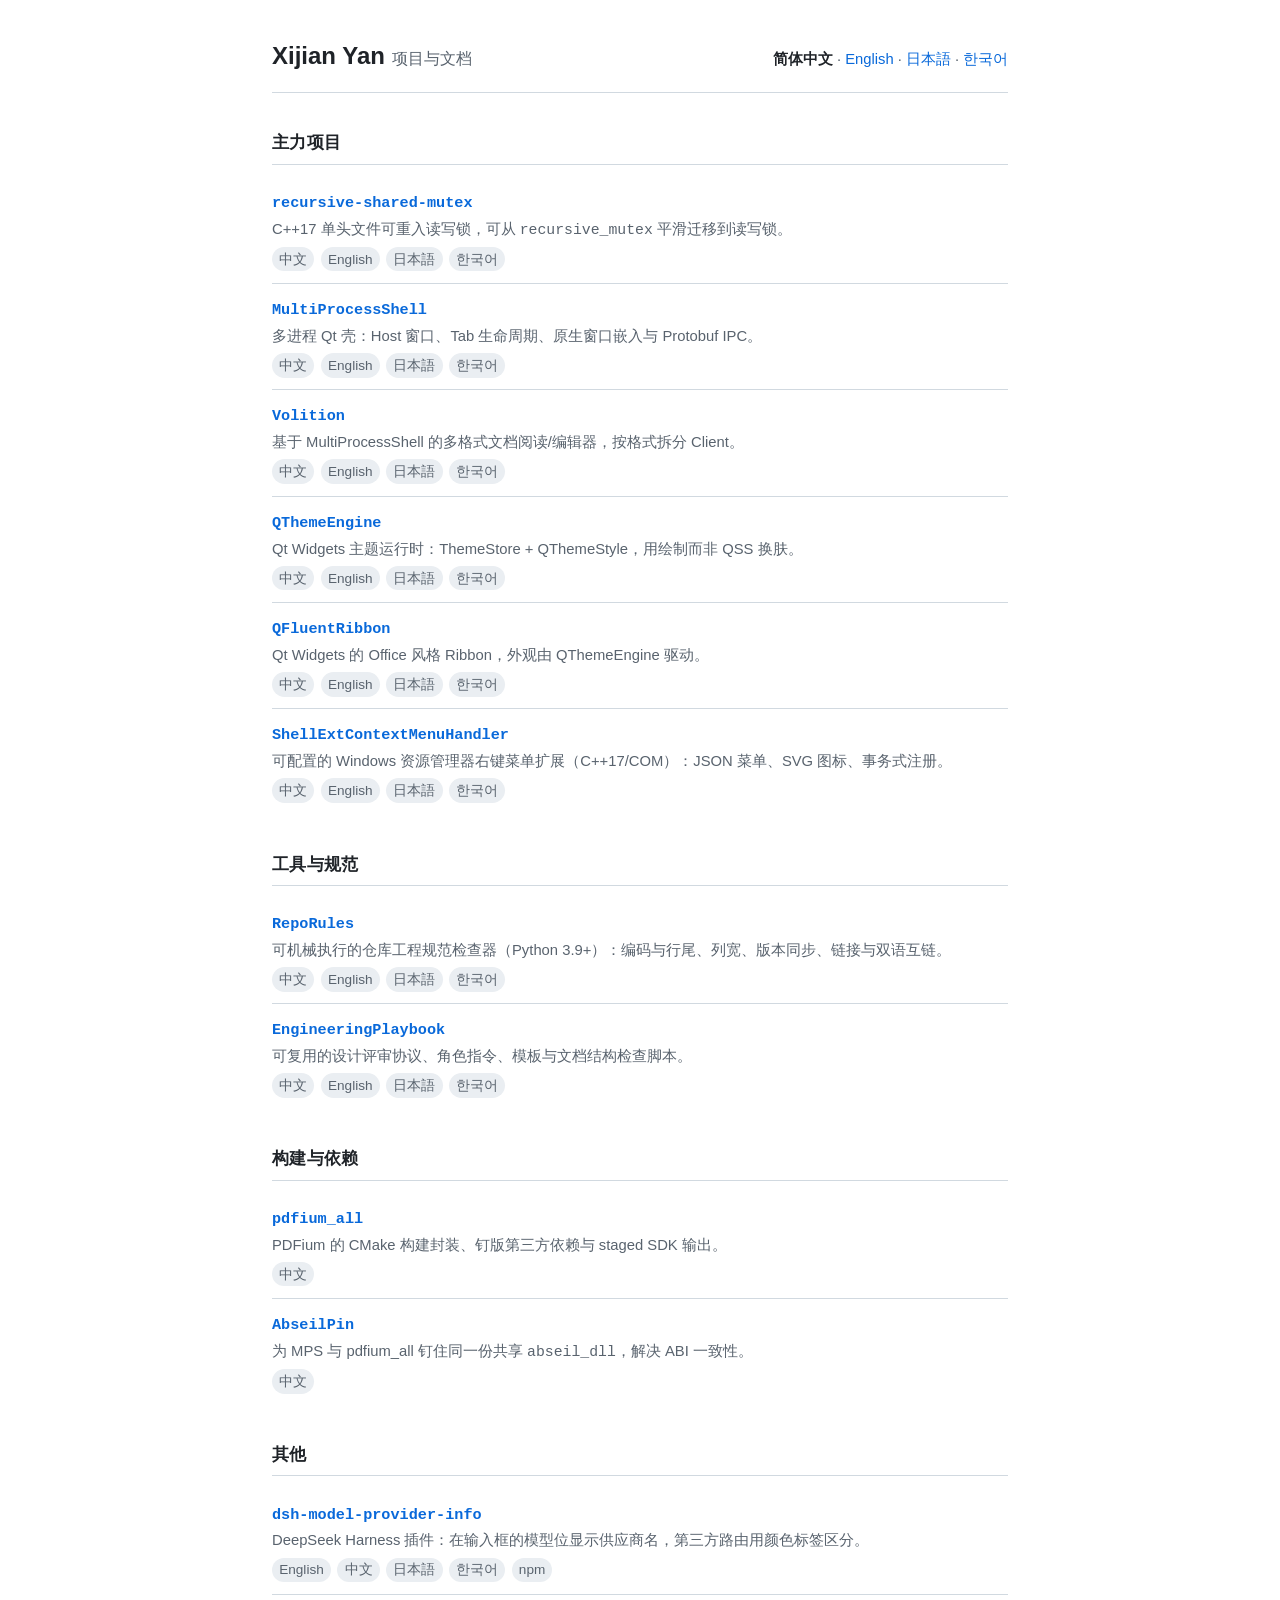
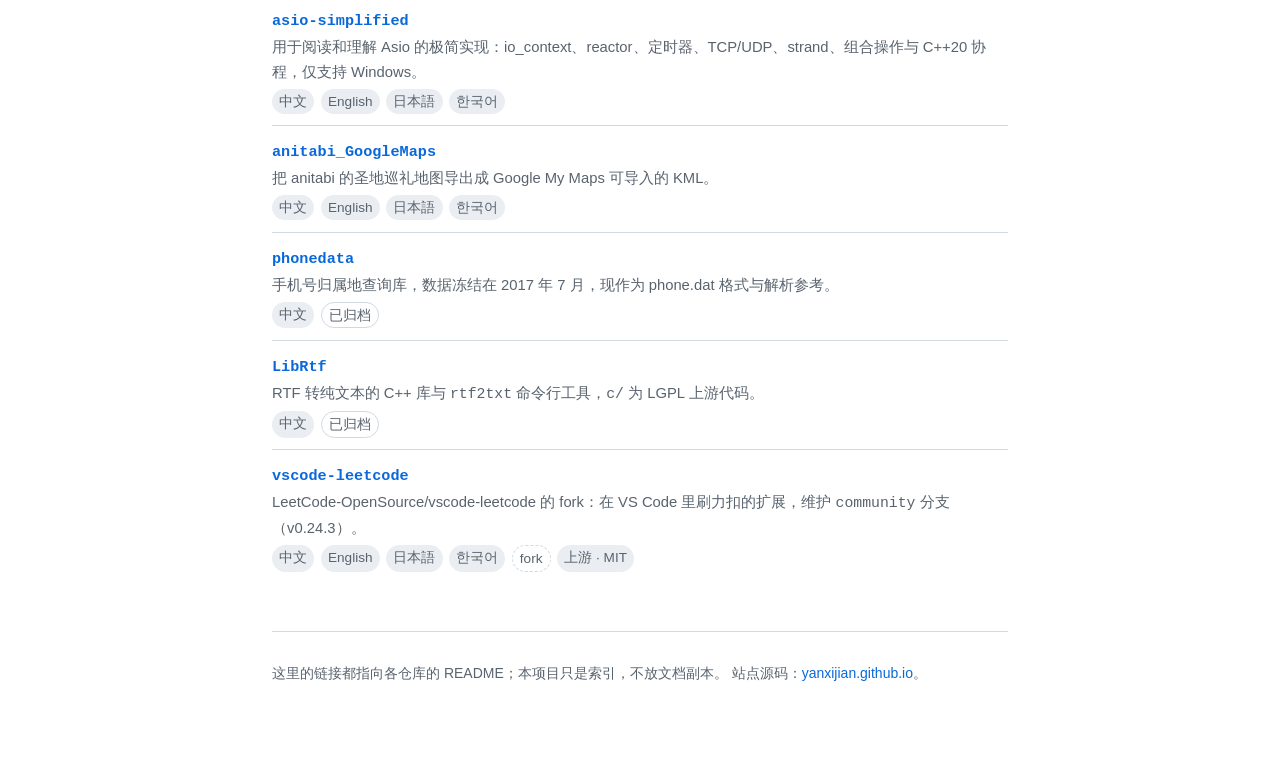
<file: zh/index.html>
<!DOCTYPE html>
<html lang="zh-CN">
<head>
<meta charset="utf-8">
<meta name="viewport" content="width=device-width, initial-scale=1">
<title>项目与文档 · Xijian Yan</title>
<meta name="description" content="Xijian Yan 的公开项目索引：C++/Qt 库与工具、Windows Shell 扩展、仓库规范检查器，以及归档的旧项目。">
<link rel="stylesheet" href="/assets/style.css">
<link rel="alternate" hreflang="zh" href="https://yanxijian.github.io/zh/">
<link rel="alternate" hreflang="en" href="https://yanxijian.github.io/en/">
<link rel="alternate" hreflang="x-default" href="https://yanxijian.github.io/">
<script src="/assets/site.js"></script>
</head>
<body>
<header>
  <h1>Xijian Yan <span class="sub">项目与文档</span></h1>
    <nav class="lang" aria-label="语言">
    <strong>简体中文</strong><span class="sep" aria-hidden="true">·</span><a href="/en/" hreflang="en" lang="en" data-set-lang="en">English</a><span class="sep" aria-hidden="true">·</span><a href="/ja/" hreflang="ja" lang="ja" data-set-lang="ja">日本語</a><span class="sep" aria-hidden="true">·</span><a href="/ko/" hreflang="ko" lang="ko" data-set-lang="ko">한국어</a>
  </nav>
</header>

<main>
  <section>
    <h2>主力项目</h2>
    <ul class="repos">
      <li>
        <a class="name" href="https://github.com/yanxijian/recursive-shared-mutex"><code>recursive-shared-mutex</code></a>
        <span class="desc">C++17 单头文件可重入读写锁，可从 <code>recursive_mutex</code> 平滑迁移到读写锁。</span>
        <span class="tags">
          <a class="tag" href="https://github.com/yanxijian/recursive-shared-mutex/blob/HEAD/README.zh-CN.md">中文</a>
          <a class="tag" href="https://github.com/yanxijian/recursive-shared-mutex/blob/HEAD/README.md">English</a>
          <a class="tag" href="https://github.com/yanxijian/recursive-shared-mutex/blob/HEAD/README.ja.md">日本語</a>
          <a class="tag" href="https://github.com/yanxijian/recursive-shared-mutex/blob/HEAD/README.ko.md">한국어</a>
        </span>
      </li>
      <li>
        <a class="name" href="https://github.com/yanxijian/MultiProcessShell"><code>MultiProcessShell</code></a>
        <span class="desc">多进程 Qt 壳：Host 窗口、Tab 生命周期、原生窗口嵌入与 Protobuf IPC。</span>
        <span class="tags">
          <a class="tag" href="https://github.com/yanxijian/MultiProcessShell/blob/HEAD/README.zh-CN.md">中文</a>
          <a class="tag" href="https://github.com/yanxijian/MultiProcessShell/blob/HEAD/README.md">English</a>
          <a class="tag" href="https://github.com/yanxijian/MultiProcessShell/blob/HEAD/README.ja.md">日本語</a>
          <a class="tag" href="https://github.com/yanxijian/MultiProcessShell/blob/HEAD/README.ko.md">한국어</a>
        </span>
      </li>
      <li>
        <a class="name" href="https://github.com/yanxijian/Volition"><code>Volition</code></a>
        <span class="desc">基于 MultiProcessShell 的多格式文档阅读/编辑器，按格式拆分 Client。</span>
        <span class="tags">
          <a class="tag" href="https://github.com/yanxijian/Volition/blob/HEAD/README.zh-CN.md">中文</a>
          <a class="tag" href="https://github.com/yanxijian/Volition/blob/HEAD/README.md">English</a>
          <a class="tag" href="https://github.com/yanxijian/Volition/blob/HEAD/README.ja.md">日本語</a>
          <a class="tag" href="https://github.com/yanxijian/Volition/blob/HEAD/README.ko.md">한국어</a>
        </span>
      </li>
      <li>
        <a class="name" href="https://github.com/yanxijian/QThemeEngine"><code>QThemeEngine</code></a>
        <span class="desc">Qt Widgets 主题运行时：ThemeStore + QThemeStyle，用绘制而非 QSS 换肤。</span>
        <span class="tags">
          <a class="tag" href="https://github.com/yanxijian/QThemeEngine/blob/HEAD/README.zh-CN.md">中文</a>
          <a class="tag" href="https://github.com/yanxijian/QThemeEngine/blob/HEAD/README.md">English</a>
          <a class="tag" href="https://github.com/yanxijian/QThemeEngine/blob/HEAD/README.ja.md">日本語</a>
          <a class="tag" href="https://github.com/yanxijian/QThemeEngine/blob/HEAD/README.ko.md">한국어</a>
        </span>
      </li>
      <li>
        <a class="name" href="https://github.com/yanxijian/QFluentRibbon"><code>QFluentRibbon</code></a>
        <span class="desc">Qt Widgets 的 Office 风格 Ribbon，外观由 QThemeEngine 驱动。</span>
        <span class="tags">
          <a class="tag" href="https://github.com/yanxijian/QFluentRibbon/blob/HEAD/README.zh-CN.md">中文</a>
          <a class="tag" href="https://github.com/yanxijian/QFluentRibbon/blob/HEAD/README.md">English</a>
          <a class="tag" href="https://github.com/yanxijian/QFluentRibbon/blob/HEAD/README.ja.md">日本語</a>
          <a class="tag" href="https://github.com/yanxijian/QFluentRibbon/blob/HEAD/README.ko.md">한국어</a>
        </span>
      </li>
      <li>
        <a class="name" href="https://github.com/yanxijian/ShellExtContextMenuHandler"><code>ShellExtContextMenuHandler</code></a>
        <span class="desc">可配置的 Windows 资源管理器右键菜单扩展（C++17/COM）：JSON 菜单、SVG 图标、事务式注册。</span>
        <span class="tags">
          <a class="tag" href="https://github.com/yanxijian/ShellExtContextMenuHandler/blob/HEAD/README.zh-CN.md">中文</a>
          <a class="tag" href="https://github.com/yanxijian/ShellExtContextMenuHandler/blob/HEAD/README.md">English</a>
          <a class="tag" href="https://github.com/yanxijian/ShellExtContextMenuHandler/blob/HEAD/README.ja.md">日本語</a>
          <a class="tag" href="https://github.com/yanxijian/ShellExtContextMenuHandler/blob/HEAD/README.ko.md">한국어</a>
        </span>
      </li>
    </ul>
  </section>

  <section>
    <h2>工具与规范</h2>
    <ul class="repos">
      <li>
        <a class="name" href="https://github.com/yanxijian/RepoRules"><code>RepoRules</code></a>
        <span class="desc">可机械执行的仓库工程规范检查器（Python 3.9+）：编码与行尾、列宽、版本同步、链接与双语互链。</span>
        <span class="tags">
          <a class="tag" href="https://github.com/yanxijian/RepoRules/blob/HEAD/README.zh-CN.md">中文</a>
          <a class="tag" href="https://github.com/yanxijian/RepoRules/blob/HEAD/README.md">English</a>
          <a class="tag" href="https://github.com/yanxijian/RepoRules/blob/HEAD/README.ja.md">日本語</a>
          <a class="tag" href="https://github.com/yanxijian/RepoRules/blob/HEAD/README.ko.md">한국어</a>
        </span>
      </li>
      <li>
        <a class="name" href="https://github.com/yanxijian/EngineeringPlaybook"><code>EngineeringPlaybook</code></a>
        <span class="desc">可复用的设计评审协议、角色指令、模板与文档结构检查脚本。</span>
        <span class="tags">
          <a class="tag" href="https://github.com/yanxijian/EngineeringPlaybook/blob/HEAD/README.zh-CN.md">中文</a>
          <a class="tag" href="https://github.com/yanxijian/EngineeringPlaybook/blob/HEAD/README.md">English</a>
          <a class="tag" href="https://github.com/yanxijian/EngineeringPlaybook/blob/HEAD/README.ja.md">日本語</a>
          <a class="tag" href="https://github.com/yanxijian/EngineeringPlaybook/blob/HEAD/README.ko.md">한국어</a>
        </span>
      </li>
    </ul>
  </section>

  <section>
    <h2>构建与依赖</h2>
    <ul class="repos">
      <li>
        <a class="name" href="https://github.com/yanxijian/pdfium_all"><code>pdfium_all</code></a>
        <span class="desc">PDFium 的 CMake 构建封装、钉版第三方依赖与 staged SDK 输出。</span>
        <span class="tags">
          <a class="tag" href="https://github.com/yanxijian/pdfium_all/blob/HEAD/README.md">中文</a>
        </span>
      </li>
      <li>
        <a class="name" href="https://github.com/yanxijian/AbseilPin"><code>AbseilPin</code></a>
        <span class="desc">为 MPS 与 pdfium_all 钉住同一份共享 <code>abseil_dll</code>，解决 ABI 一致性。</span>
        <span class="tags">
          <a class="tag" href="https://github.com/yanxijian/AbseilPin/blob/HEAD/README.md">中文</a>
        </span>
      </li>
    </ul>
  </section>

  <section>
    <h2>其他</h2>
    <ul class="repos">
      <li>
        <a class="name" href="https://github.com/yanxijian/dsh-model-provider-info"><code>dsh-model-provider-info</code></a>
        <span class="desc">DeepSeek Harness 插件：在输入框的模型位显示供应商名，第三方路由用颜色标签区分。</span>
        <span class="tags">
          <a class="tag" href="https://github.com/yanxijian/dsh-model-provider-info/blob/HEAD/README.md">English</a>
          <a class="tag" href="https://github.com/yanxijian/dsh-model-provider-info/blob/HEAD/README.zh-CN.md">中文</a>
          <a class="tag" href="https://github.com/yanxijian/dsh-model-provider-info/blob/HEAD/README.ja.md">日本語</a>
          <a class="tag" href="https://github.com/yanxijian/dsh-model-provider-info/blob/HEAD/README.ko.md">한국어</a>
          <a class="tag" href="https://www.npmjs.com/package/dsh-model-provider-info">npm</a>
        </span>
      </li>
      <li>
        <a class="name" href="https://github.com/yanxijian/asio-simplified"><code>asio-simplified</code></a>
        <span class="desc">用于阅读和理解 Asio 的极简实现：io_context、reactor、定时器、TCP/UDP、strand、组合操作与 C++20 协程，仅支持 Windows。</span>
        <span class="tags">
          <a class="tag" href="https://github.com/yanxijian/asio-simplified/blob/HEAD/README.zh-CN.md">中文</a>
          <a class="tag" href="https://github.com/yanxijian/asio-simplified/blob/HEAD/README.md">English</a>
          <a class="tag" href="https://github.com/yanxijian/asio-simplified/blob/HEAD/README.ja.md">日本語</a>
          <a class="tag" href="https://github.com/yanxijian/asio-simplified/blob/HEAD/README.ko.md">한국어</a>
        </span>
      </li>
      <li>
        <a class="name" href="https://github.com/yanxijian/anitabi_GoogleMaps"><code>anitabi_GoogleMaps</code></a>
        <span class="desc">把 anitabi 的圣地巡礼地图导出成 Google My Maps 可导入的 KML。</span>
        <span class="tags">
          <a class="tag" href="https://github.com/yanxijian/anitabi_GoogleMaps/blob/HEAD/README.zh-CN.md">中文</a>
          <a class="tag" href="https://github.com/yanxijian/anitabi_GoogleMaps/blob/HEAD/README.md">English</a>
          <a class="tag" href="https://github.com/yanxijian/anitabi_GoogleMaps/blob/HEAD/README.ja.md">日本語</a>
          <a class="tag" href="https://github.com/yanxijian/anitabi_GoogleMaps/blob/HEAD/README.ko.md">한국어</a>
        </span>
      </li>
      <li>
        <a class="name" href="https://github.com/yanxijian/phonedata"><code>phonedata</code></a>
        <span class="desc">手机号归属地查询库，数据冻结在 2017 年 7 月，现作为 phone.dat 格式与解析参考。</span>
        <span class="tags">
          <a class="tag" href="https://github.com/yanxijian/phonedata/blob/HEAD/README.md">中文</a>
          <span class="tag tag-archived">已归档</span>
        </span>
      </li>
      <li>
        <a class="name" href="https://github.com/yanxijian/LibRtf"><code>LibRtf</code></a>
        <span class="desc">RTF 转纯文本的 C++ 库与 <code>rtf2txt</code> 命令行工具，<code>c/</code> 为 LGPL 上游代码。</span>
        <span class="tags">
          <a class="tag" href="https://github.com/yanxijian/LibRtf/blob/HEAD/README.md">中文</a>
          <span class="tag tag-archived">已归档</span>
        </span>
      </li>
      <li>
        <a class="name" href="https://github.com/yanxijian/vscode-leetcode"><code>vscode-leetcode</code></a>
        <span class="desc">LeetCode-OpenSource/vscode-leetcode 的 fork：在 VS Code 里刷力扣的扩展，维护 <code>community</code> 分支（v0.24.3）。</span>
        <span class="tags">
          <a class="tag" href="https://github.com/yanxijian/vscode-leetcode/blob/HEAD/README.md">中文</a>
          <a class="tag" href="https://github.com/yanxijian/vscode-leetcode/blob/HEAD/README.en.md">English</a>
          <a class="tag" href="https://github.com/yanxijian/vscode-leetcode/blob/HEAD/README.ja.md">日本語</a>
          <a class="tag" href="https://github.com/yanxijian/vscode-leetcode/blob/HEAD/README.ko.md">한국어</a>
          <span class="tag tag-fork">fork</span>
          <a class="tag" href="https://github.com/LeetCode-OpenSource/vscode-leetcode">上游 · MIT</a>
        </span>
      </li>
    </ul>
  </section>
</main>

<footer>
  <p>这里的链接都指向各仓库的 README；本项目只是索引，不放文档副本。
     站点源码：<a href="https://github.com/yanxijian/yanxijian.github.io">yanxijian.github.io</a>。</p>
</footer>
</body>
</html>
</file>
<file: assets/style.css>
/* 站点样式：无外部字体、无 CDN、无构建。
 * 颜色跟随系统主题，中文优先使用系统自带的中文字体。 */

:root {
  color-scheme: light dark;
  --fg: #1f2328;
  --muted: #59636e;
  --bg: #ffffff;
  --line: #d1d9e0;
  --accent: #0969da;
  --tag-bg: #eaeef2;
  --tag-fg: #59636e;
}

@media (prefers-color-scheme: dark) {
  :root {
    --fg: #e6edf3;
    --muted: #9198a1;
    --bg: #0d1117;
    --line: #30363d;
    --accent: #4493f8;
    --tag-bg: #21262d;
    --tag-fg: #9198a1;
  }
}

* {
  box-sizing: border-box;
}

html {
  -webkit-text-size-adjust: 100%;
}

body {
  margin: 0;
  padding: 2.5rem 1.25rem 4rem;
  background: var(--bg);
  color: var(--fg);
  font-family: -apple-system, BlinkMacSystemFont, "Segoe UI", "PingFang SC",
    "Hiragino Sans GB", "Microsoft YaHei", "Noto Sans CJK SC", sans-serif;
  font-size: 16px;
  line-height: 1.7;
}

main,
header,
footer {
  max-width: 46rem;
  margin: 0 auto;
}

a {
  color: var(--accent);
  text-decoration: none;
}

a:hover,
a:focus {
  text-decoration: underline;
}

a:focus-visible {
  outline: 2px solid var(--accent);
  outline-offset: 2px;
  border-radius: 3px;
}

h1 {
  margin: 0 0 0.25rem;
  font-size: 1.5rem;
  line-height: 1.35;
}

h1 .sub {
  color: var(--muted);
  font-size: 1rem;
  font-weight: 400;
}

h2 {
  margin: 2.25rem 0 0.75rem;
  padding-bottom: 0.35rem;
  border-bottom: 1px solid var(--line);
  font-size: 1.05rem;
  letter-spacing: 0.02em;
}

header {
  display: flex;
  flex-wrap: wrap;
  align-items: baseline;
  justify-content: space-between;
  gap: 0.5rem 1rem;
  padding-bottom: 1rem;
  border-bottom: 1px solid var(--line);
}

.lang {
  color: var(--muted);
  font-size: 0.925rem;
  white-space: nowrap;
}

.lang strong {
  color: var(--fg);
}

.sep {
  padding: 0 0.25rem;
  color: var(--muted);
}

ul.repos {
  margin: 0;
  padding: 0;
  list-style: none;
}

ul.repos > li {
  padding: 0.7rem 0;
  border-bottom: 1px solid var(--line);
}

ul.repos > li:last-child {
  border-bottom: 0;
}

.name {
  display: inline-block;
  margin-right: 0.5rem;
  font-weight: 600;
}

.name code {
  font-family: ui-monospace, SFMono-Regular, "SF Mono", Menlo, Consolas,
    "Liberation Mono", monospace;
  font-size: 0.95em;
}

.desc {
  display: block;
  color: var(--muted);
  font-size: 0.925rem;
}

.tags {
  display: inline-flex;
  flex-wrap: wrap;
  gap: 0.4rem;
  margin-top: 0.25rem;
  font-size: 0.85rem;
}

.tag {
  padding: 0.05rem 0.45rem;
  border-radius: 999px;
  background: var(--tag-bg);
  color: var(--tag-fg);
  white-space: nowrap;
}

.tag-archived {
  background: transparent;
  border: 1px solid var(--line);
}

.tag-fork {
  background: transparent;
  border: 1px dashed var(--line);
}

footer {
  margin-top: 3rem;
  padding-top: 1rem;
  border-top: 1px solid var(--line);
  color: var(--muted);
  font-size: 0.875rem;
}

/* 根页：语言选择兜底 */
body.root {
  display: flex;
  align-items: center;
  min-height: 100vh;
  padding-top: 0;
  padding-bottom: 0;
}

body.root main {
  width: 100%;
  text-align: center;
}

body.root .choose {
  margin: 0.75rem 0 0.5rem;
  color: var(--muted);
}

body.root .choices {
  margin: 0;
  font-size: 1.15rem;
}

body.root .note {
  margin-top: 1.5rem;
  color: var(--muted);
  font-size: 0.85rem;
}
</file>
